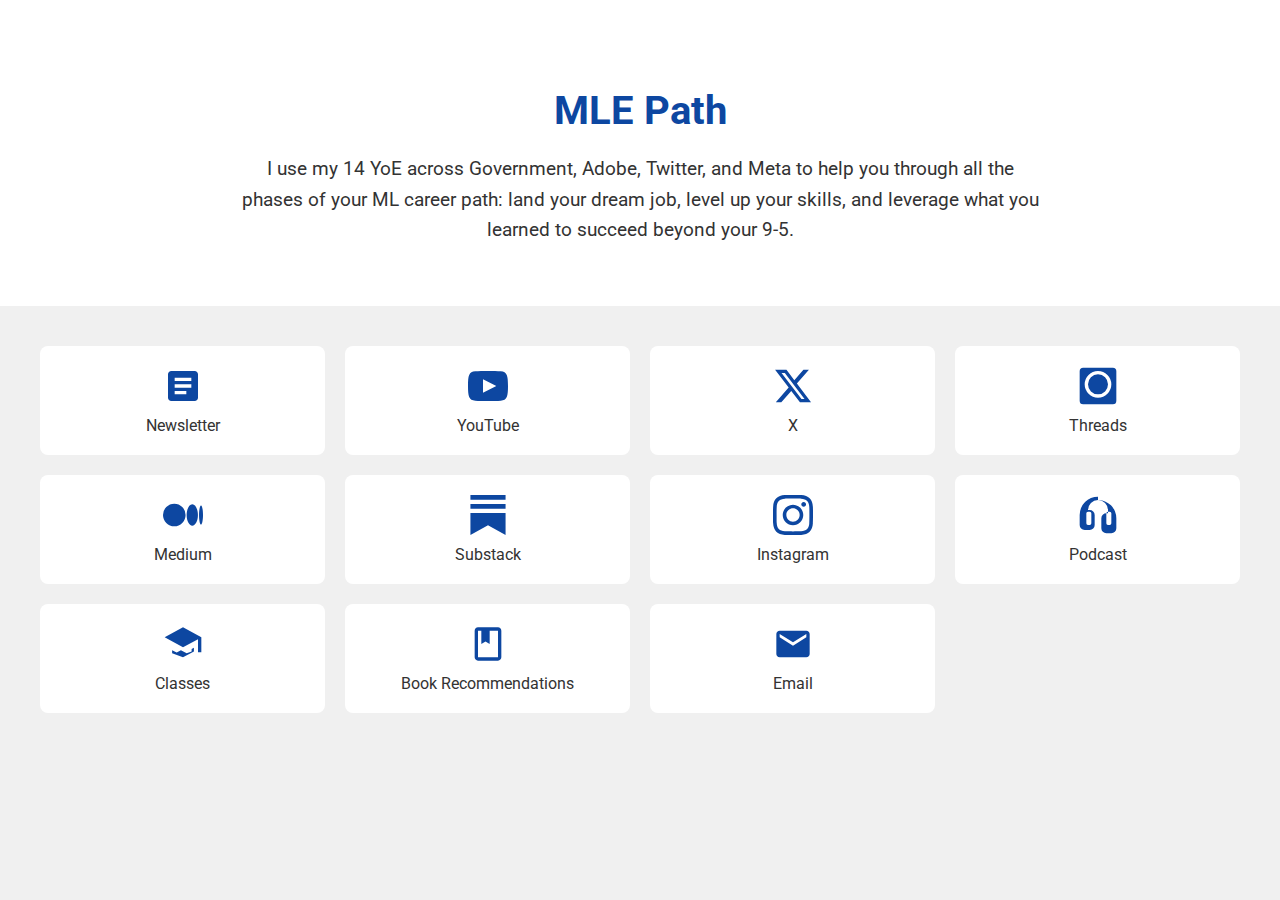
<file: index.html>
<!DOCTYPE html>
<html lang="en">
<head>
    <!-- Google tag (gtag.js) -->
<script async src="https://www.googletagmanager.com/gtag/js?id=G-VTZ3MRLYNJ"></script>
<script>
  window.dataLayer = window.dataLayer || [];
  function gtag(){dataLayer.push(arguments);}
  gtag('js', new Date());

  gtag('config', 'G-VTZ3MRLYNJ');
</script>
    <meta charset="UTF-8">
    <meta name="viewport" content="width=device-width, initial-scale=1.0">
    <link rel="apple-touch-icon" sizes="180x180" href="/apple-touch-icon.png">
    <link rel="icon" type="image/png" sizes="32x32" href="/favicon-32x32.png">
    <link rel="icon" type="image/png" sizes="16x16" href="/favicon-16x16.png">
    <link rel="manifest" href="/site.webmanifest">
    <title>MLE Path - Links</title>
    <link href="https://fonts.googleapis.com/css2?family=Roboto:wght@300;400;700&family=Playfair+Display:ital@1&display=swap" rel="stylesheet">
    <style>
        :root {
            --primary-color: #0d47a1;
            --secondary-color: #1565c0;
            --background-color: #f0f0f0;
            --text-color: #333;
        }
        body {
            font-family: 'Roboto', sans-serif;
            background-color: var(--background-color);
            margin: 0;
            padding: 0;
            box-sizing: border-box;
            color: var(--text-color);
        }
        .container {
            max-width: 1200px;
            margin: 0 auto;
            padding: 0 20px;
        }
        header {
            background-color: var(--primary-color);
            color: white;
            padding: 20px 0;
        }
        nav ul {
            list-style-type: none;
            padding: 0;
            display: flex;
            justify-content: flex-end;
        }
        nav ul li {
            margin-left: 20px;
        }
        nav ul li a {
            color: white;
            text-decoration: none;
        }
        .hero {
            background-color: white;
            padding: 60px 0;
            text-align: center;
        }
        h1 {
            color: var(--primary-color);
            font-size: 2.5rem;
            margin-bottom: 20px;
        }
        .hero p {
            font-size: 1.2rem;
            max-width: 800px;
            margin: 0 auto;
            line-height: 1.6;
        }
        .grid {
            display: grid;
            grid-template-columns: repeat(auto-fit, minmax(250px, 1fr));
            gap: 20px;
            padding: 40px 0;
        }
        .link {
            background-color: white;
            border-radius: 8px;
            padding: 20px;
            text-align: center;
            text-decoration: none;
            color: var(--text-color);
            transition: all 0.3s ease;
            display: flex;
            flex-direction: column;
            align-items: center;
            justify-content: center;
        }
        .link:hover {
            transform: translateY(-5px);
            box-shadow: 0 5px 15px rgba(0, 0, 0, 0.1);
        }
        .link svg {
            width: 40px;
            height: 40px;
            fill: var(--primary-color);
            margin-bottom: 10px;
        }
        footer {
            background-color: var(--primary-color);
            color: white;
            text-align: center;
            padding: 20px 0;
            margin-top: 40px;
        }
        @media (max-width: 768px) {
            .container {
                padding: 0 10px;
            }
            .hero {
                padding: 40px 0;
            }
            h1 {
                font-size: 2rem;
            }
            .hero p {
                font-size: 1rem;
            }
            .grid {
                grid-template-columns: repeat(auto-fit, minmax(200px, 1fr));
            }
        }
        @media (max-width: 480px) {
            nav ul {
                flex-direction: column;
                align-items: center;
            }
            nav ul li {
                margin: 10px 0;
            }
            .grid {
                grid-template-columns: 1fr;
            }
        }
    </style>
</head>
    <body>
    <section class="hero">
        <div class="container">
            <h1>MLE Path</h1>
            <p>I use my 14 YoE across Government, Adobe, Twitter, and Meta to help you through all the phases of your ML career path: land your dream job, level up your skills, and leverage what you learned to succeed beyond your 9-5.</p>
        </div>
    </section>

    <section id="links" class="container">
        <div class="grid">
            <a href="https://bigtechmentor.ck.page/3aafb1e2fd" class="link">
                <svg viewBox="0 0 24 24"><path d="M19 3H5c-1.1 0-2 .9-2 2v14c0 1.1.9 2 2 2h14c1.1 0 2-.9 2-2V5c0-1.1-.9-2-2-2zm-5 14H7v-2h7v2zm3-4H7v-2h10v2zm0-4H7V7h10v2z"/></svg>
                <span>Newsletter</span>
            </a>
            <a href="https://www.youtube.com/channel/UCRzZg46IpL2wjEAN8U4splg" class="link">
                <svg viewBox="0 0 24 24"><path d="M19.615 3.184c-3.604-.246-11.631-.245-15.23 0-3.897.266-4.356 2.62-4.385 8.816.029 6.185.484 8.549 4.385 8.816 3.6.245 11.626.246 15.23 0 3.897-.266 4.356-2.62 4.385-8.816-.029-6.185-.484-8.549-4.385-8.816zm-10.615 12.816v-8l8 3.993-8 4.007z"/></svg>
                <span>YouTube</span>
            </a>
                <a href="https://x.com/mlepath" class="link">
                    <svg viewBox="0 0 24 24"><path d="M18.244 2.25h3.308l-7.227 8.26 8.502 11.24H16.17l-5.214-6.817L4.99 21.75H1.68l7.73-8.835L1.254 2.25H8.08l4.713 6.231zm-1.161 17.52h1.833L7.084 4.126H5.117z"/></svg>
                    <span>X</span>
                </a>
                <a href="https://www.threads.net/@mlepath" class="link">
                    <svg viewBox="0 0 24 24"><path d="M20.9 1H3.1A2.1 2.1 0 0 0 1 3.1v17.8A2.1 2.1 0 0 0 3.1 23h17.8a2.1 2.1 0 0 0 2.1-2.1V3.1A2.1 2.1 0 0 0 20.9 1zM12 19a8 8 0 1 1 8-8 8 8 0 0 1-8 8zm0-14a6 6 0 1 0 6 6 6 6 0 0 0-6-6z"/></svg>
                    <span>Threads</span>
                </a>
                <a href="https://medium.com/@mlepath" class="link">
                    <svg viewBox="0 0 24 24"><path d="M13.54 12a6.8 6.8 0 01-6.77 6.82A6.8 6.8 0 010 12a6.8 6.8 0 016.77-6.82A6.8 6.8 0 0113.54 12zM20.96 12c0 3.54-1.51 6.42-3.38 6.42-1.87 0-3.39-2.88-3.39-6.42s1.52-6.42 3.39-6.42 3.38 2.88 3.38 6.42M24 12c0 3.17-.53 5.75-1.19 5.75-.66 0-1.19-2.58-1.19-5.75s.53-5.75 1.19-5.75C23.47 6.25 24 8.83 24 12z"/></svg>
                    <span>Medium</span>
                </a>
                <a href="https://substack.com/@mlepath" class="link">
                    <svg viewBox="0 0 24 24"><path d="M22.539 8.242H1.46V5.406h21.08v2.836zM1.46 10.812V24L12 18.11 22.54 24V10.812H1.46zM22.54 0H1.46v2.836h21.08V0z"/></svg>
                    <span>Substack</span>
                </a>
            <a href="https://www.instagram.com/mlepath/" class="link">
                <svg viewBox="0 0 24 24"><path d="M12 2.163c3.204 0 3.584.012 4.85.07 3.252.148 4.771 1.691 4.919 4.919.058 1.265.069 1.645.069 4.849 0 3.205-.012 3.584-.069 4.849-.149 3.225-1.664 4.771-4.919 4.919-1.266.058-1.644.07-4.85.07-3.204 0-3.584-.012-4.849-.07-3.26-.149-4.771-1.699-4.919-4.92-.058-1.265-.07-1.644-.07-4.849 0-3.204.013-3.583.07-4.849.149-3.227 1.664-4.771 4.919-4.919 1.266-.057 1.645-.069 4.849-.069zm0-2.163c-3.259 0-3.667.014-4.947.072-4.358.2-6.78 2.618-6.98 6.98-.059 1.281-.073 1.689-.073 4.948 0 3.259.014 3.668.072 4.948.2 4.358 2.618 6.78 6.98 6.98 1.281.058 1.689.072 4.948.072 3.259 0 3.668-.014 4.948-.072 4.354-.2 6.782-2.618 6.979-6.98.059-1.28.073-1.689.073-4.948 0-3.259-.014-3.667-.072-4.947-.196-4.354-2.617-6.78-6.979-6.98-1.281-.059-1.69-.073-4.949-.073zm0 5.838c-3.403 0-6.162 2.759-6.162 6.162s2.759 6.163 6.162 6.163 6.162-2.759 6.162-6.163c0-3.403-2.759-6.162-6.162-6.162zm0 10.162c-2.209 0-4-1.79-4-4 0-2.209 1.791-4 4-4s4 1.791 4 4c0 2.21-1.791 4-4 4zm6.406-11.845c-.796 0-1.441.645-1.441 1.44s.645 1.44 1.441 1.44c.795 0 1.439-.645 1.439-1.44s-.644-1.44-1.439-1.44z"/></svg>
                <span>Instagram</span>
            </a>
            <a href="https://mlepath.buzzsprout.com/" class="link">
                <svg viewBox="0 0 24 24"><path d="M12 1a11 11 0 0 0-11 11v6a3 3 0 0 0 3 3h3a3 3 0 0 0 3-3v-6a3 3 0 0 0-3-3H6V9a6 6 0 1 1 12 0v2h-1a3 3 0 0 0-3 3v6a3 3 0 0 0 3 3h3a3 3 0 0 0 3-3v-6a11 11 0 0 0-11-11zM6 10h1a1 1 0 0 1 1 1v6a1 1 0 0 1-1 1H6a1 1 0 0 1-1-1v-6a1 1 0 0 1 1-1zm12 0h1a1 1 0 0 1 1 1v6a1 1 0 0 1-1 1h-1a1 1 0 0 1-1-1v-6a1 1 0 0 1 1-1z"/></svg>
                <span>Podcast</span>
            </a>
            <a href="https://bigtechmentor.com/" class="link">
                <svg viewBox="0 0 24 24"><path d="M12 2L1 8l11 6 9-4.91V17h2V8L12 2zm5.17 14.51l-2.98 1.1-3.43-1.82-2.54 1.35-2.76-1.46v1.81L12 20l6.55-3.49v-2.21l-1.38.73z"/></svg>
                <span>Classes</span>
            </a>
            <a href="https://mlepath.com/books.html" class="link">
                <svg viewBox="0 0 24 24" fill="currentColor"><path d="M18 2H6c-1.1 0-2 .9-2 2v16c0 1.1.9 2 2 2h12c1.1 0 2-.9 2-2V4c0-1.1-.9-2-2-2zm0 18H6V4h2v8l2.5-1.5L13 12V4h5v16z"/></svg>
                <span>Book Recommendations</span>
            </a>
            <a href="mailto:ilya@bigtechmentor.com" class="link">
                <svg viewBox="0 0 24 24"><path d="M20 4H4c-1.1 0-1.99.9-1.99 2L2 18c0 1.1.9 2 2 2h16c1.1 0 2-.9 2-2V6c0-1.1-.9-2-2-2zm0 4l-8 5-8-5V6l8 5 8-5v2z"/></svg>
                <span>Email</span>
            </a>
        </div>
    </div>
</body>
</html>
</file>
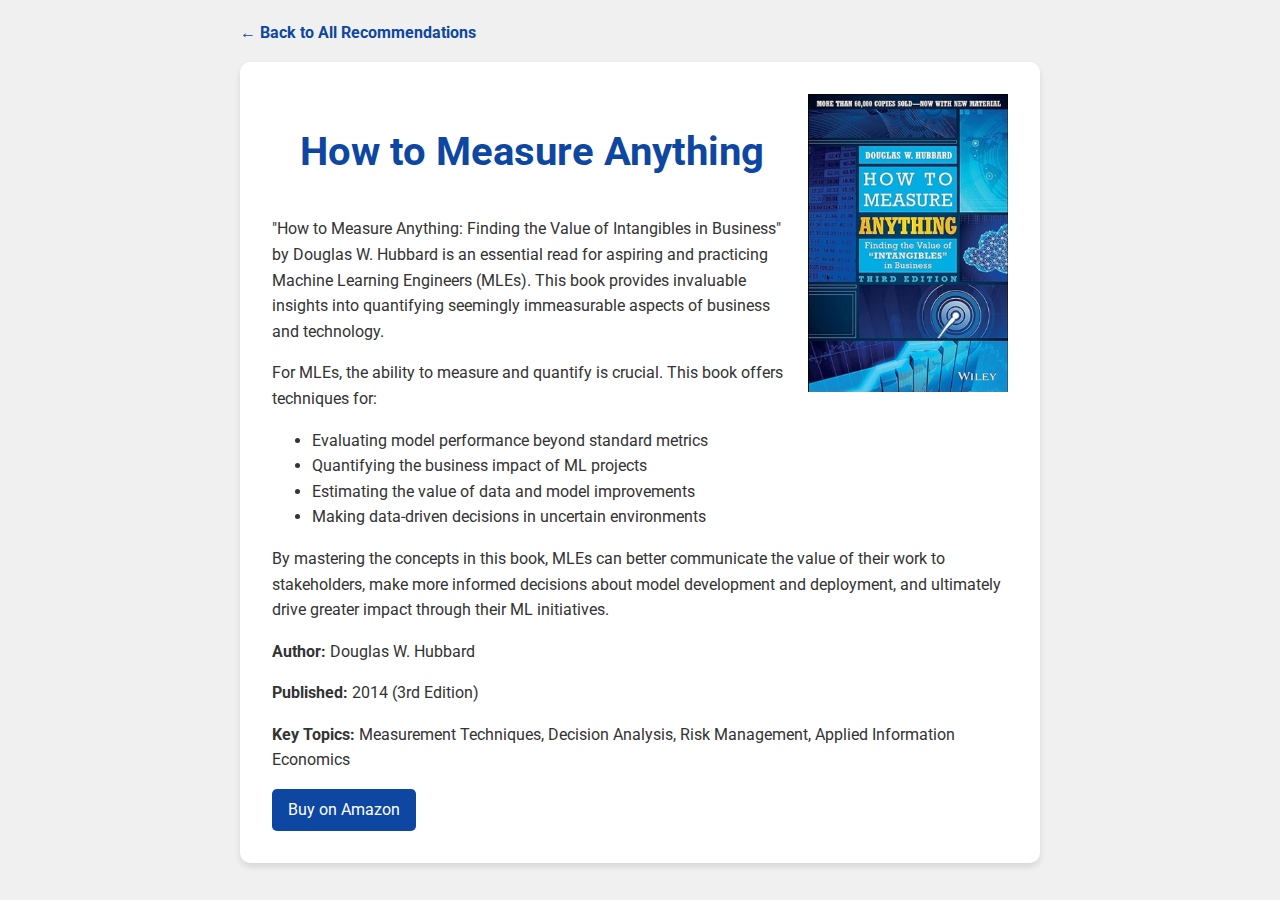
<file: book1.html>
<!DOCTYPE html>
<html lang="en">
<head>
    <!-- Google tag (gtag.js) -->
<script async src="https://www.googletagmanager.com/gtag/js?id=G-VTZ3MRLYNJ"></script>
<script>
  window.dataLayer = window.dataLayer || [];
  function gtag(){dataLayer.push(arguments);}
  gtag('js', new Date());

  gtag('config', 'G-VTZ3MRLYNJ');
</script>
    <meta charset="UTF-8">
    <meta name="viewport" content="width=device-width, initial-scale=1.0">
    <!-- Favicon links -->
    <link rel="apple-touch-icon" sizes="180x180" href="/apple-touch-icon.png">
    <link rel="icon" type="image/png" sizes="32x32" href="/favicon-32x32.png">
    <link rel="icon" type="image/png" sizes="16x16" href="/favicon-16x16.png">
    <link rel="manifest" href="/site.webmanifest">
    <title>How to Measure Anything - MLE Path Recommendation</title>
    <link href="https://fonts.googleapis.com/css2?family=Roboto:wght@300;400;700&family=Playfair+Display:ital@1&display=swap" rel="stylesheet">
    <style>
        :root {
            --primary-color: #0d47a1;
            --secondary-color: #1565c0;
            --background-color: #f0f0f0;
            --text-color: #333;
        }
        body {
            font-family: 'Roboto', sans-serif;
            background-color: var(--background-color);
            color: var(--text-color);
            line-height: 1.6;
            padding: 20px;
            max-width: 800px;
            margin: 0 auto;
        }
        h1 {
            color: var(--primary-color);
            text-align: center;
            font-size: 2.5rem;
            margin-bottom: 2rem;
        }
        .book-details {
            background-color: white;
            border-radius: 10px;
            padding: 2rem;
            box-shadow: 0 4px 6px rgba(0, 0, 0, 0.1);
        }
        .book-image {
            float: right;
            margin: 0 0 1rem 1rem;
            max-width: 200px;
        }
        .book-description {
            margin-bottom: 1rem;
        }
        .amazon-link {
            display: inline-block;
            background-color: var(--primary-color);
            color: white;
            padding: 0.5rem 1rem;
            text-decoration: none;
            border-radius: 5px;
            transition: background-color 0.3s ease;
        }
        .amazon-link:hover {
            background-color: var(--secondary-color);
        }
        .back-button {
            display: inline-block;
            color: var(--primary-color);
            text-decoration: none;
            margin-bottom: 1rem;
            font-weight: bold;
        }
        .back-button:hover {
            text-decoration: underline;
        }
    </style>
</head>
<body>
    <a href="books.html" class="back-button">← Back to All Recommendations</a>
    <div class="book-details">
        <img src="book1.png" alt="How to Measure Anything Cover" class="book-image">
        <h1>How to Measure Anything</h1>
        <p class="book-description">
            "How to Measure Anything: Finding the Value of Intangibles in Business" by Douglas W. Hubbard is an essential read for aspiring and practicing Machine Learning Engineers (MLEs). This book provides invaluable insights into quantifying seemingly immeasurable aspects of business and technology.
        </p>
        <p class="book-description">
            For MLEs, the ability to measure and quantify is crucial. This book offers techniques for:
            <ul>
                <li>Evaluating model performance beyond standard metrics</li>
                <li>Quantifying the business impact of ML projects</li>
                <li>Estimating the value of data and model improvements</li>
                <li>Making data-driven decisions in uncertain environments</li>
            </ul>
        </p>
        <p class="book-description">
            By mastering the concepts in this book, MLEs can better communicate the value of their work to stakeholders, make more informed decisions about model development and deployment, and ultimately drive greater impact through their ML initiatives.
        </p>
        <p><strong>Author:</strong> Douglas W. Hubbard</p>
        <p><strong>Published:</strong> 2014 (3rd Edition)</p>
        <p><strong>Key Topics:</strong> Measurement Techniques, Decision Analysis, Risk Management, Applied Information Economics</p>
        <a href="https://amzn.to/3MqiwPW" class="amazon-link" target="_blank">Buy on Amazon</a>
    </div>
</body>
</html>
</file>
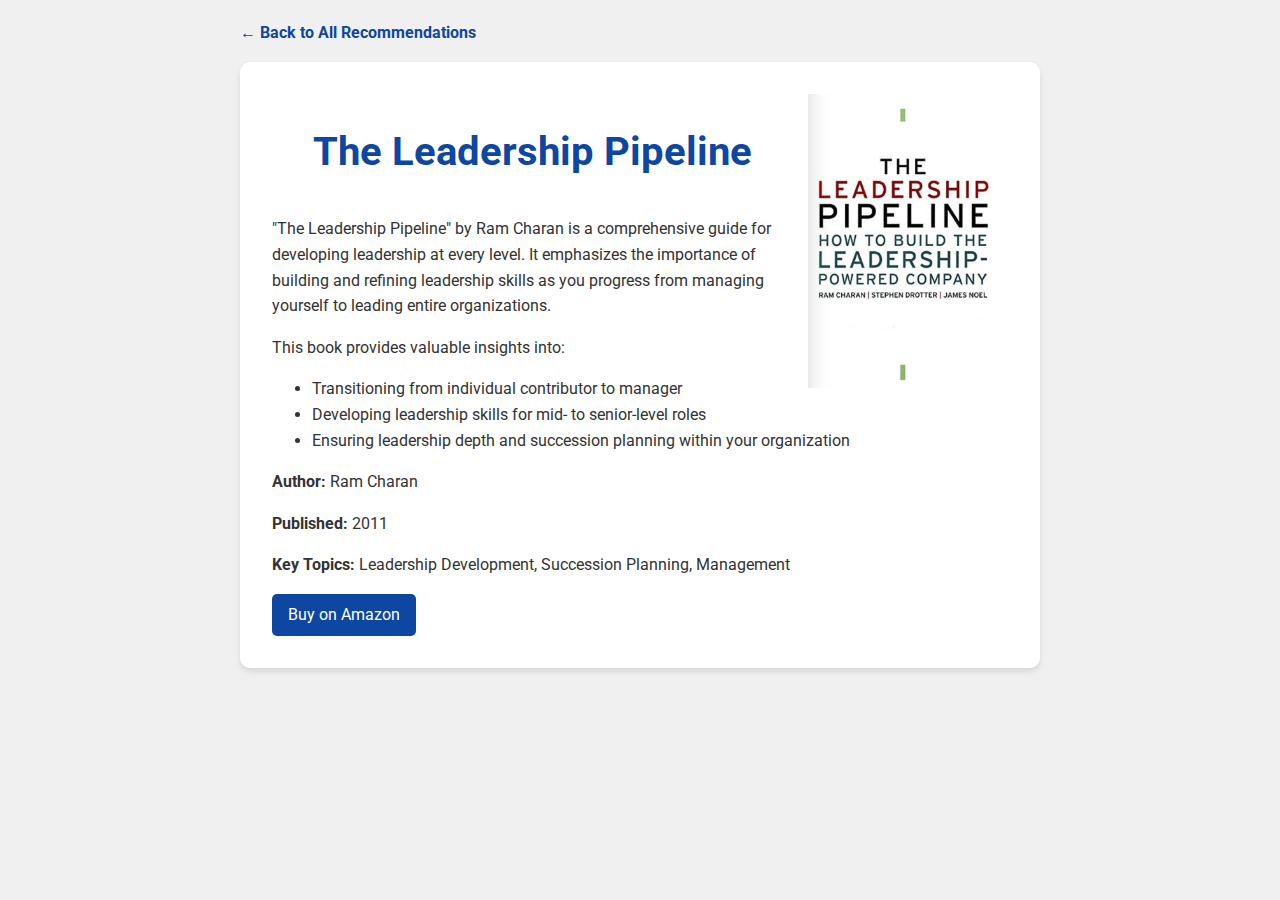
<file: book10.html>
<!DOCTYPE html>
<html lang="en">
<head>
    <meta charset="UTF-8">
    <meta name="viewport" content="width=device-width, initial-scale=1.0">
    <title>The Leadership Pipeline - MLE Path Recommendation</title>
    <link href="https://fonts.googleapis.com/css2?family=Roboto:wght@300;400;700&family=Playfair+Display:ital@1&display=swap" rel="stylesheet">
    <style>
      :root {
            --primary-color: #0d47a1;
            --secondary-color: #1565c0;
            --background-color: #f0f0f0;
            --text-color: #333;
        }
        body {
            font-family: 'Roboto', sans-serif;
            background-color: var(--background-color);
            color: var(--text-color);
            line-height: 1.6;
            padding: 20px;
            max-width: 800px;
            margin: 0 auto;
        }
        h1 {
            color: var(--primary-color);
            text-align: center;
            font-size: 2.5rem;
            margin-bottom: 2rem;
        }
        .book-details {
            background-color: white;
            border-radius: 10px;
            padding: 2rem;
            box-shadow: 0 4px 6px rgba(0, 0, 0, 0.1);
        }
        .book-image {
            float: right;
            margin: 0 0 1rem 1rem;
            max-width: 200px;
        }
        .book-description {
            margin-bottom: 1rem;
        }
        .amazon-link {
            display: inline-block;
            background-color: var(--primary-color);
            color: white;
            padding: 0.5rem 1rem;
            text-decoration: none;
            border-radius: 5px;
            transition: background-color 0.3s ease;
        }
        .amazon-link:hover {
            background-color: var(--secondary-color);
        }
        .back-button {
            display: inline-block;
            color: var(--primary-color);
            text-decoration: none;
            margin-bottom: 1rem;
            font-weight: bold;
        }
        .back-button:hover {
            text-decoration: underline;
        }
    </style>
</head>
<body>
    <a href="books.html" class="back-button">← Back to All Recommendations</a>
    <div class="book-details">
        <img src="book10.png" alt="The Leadership Pipeline Cover" class="book-image">
        <h1>The Leadership Pipeline</h1>
        <p class="book-description">
            "The Leadership Pipeline" by Ram Charan is a comprehensive guide for developing leadership at every level. It emphasizes the importance of building and refining leadership skills as you progress from managing yourself to leading entire organizations.
        </p>
        <p class="book-description">
            This book provides valuable insights into:
            <ul>
                <li>Transitioning from individual contributor to manager</li>
                <li>Developing leadership skills for mid- to senior-level roles</li>
                <li>Ensuring leadership depth and succession planning within your organization</li>
            </ul>
        </p>
        <p><strong>Author:</strong> Ram Charan</p>
        <p><strong>Published:</strong> 2011</p>
        <p><strong>Key Topics:</strong> Leadership Development, Succession Planning, Management</p>
        <a href="https://amzn.to/4gjluTR" class="amazon-link" target="_blank">Buy on Amazon</a>
    </div>
</body>
</html>
</file>
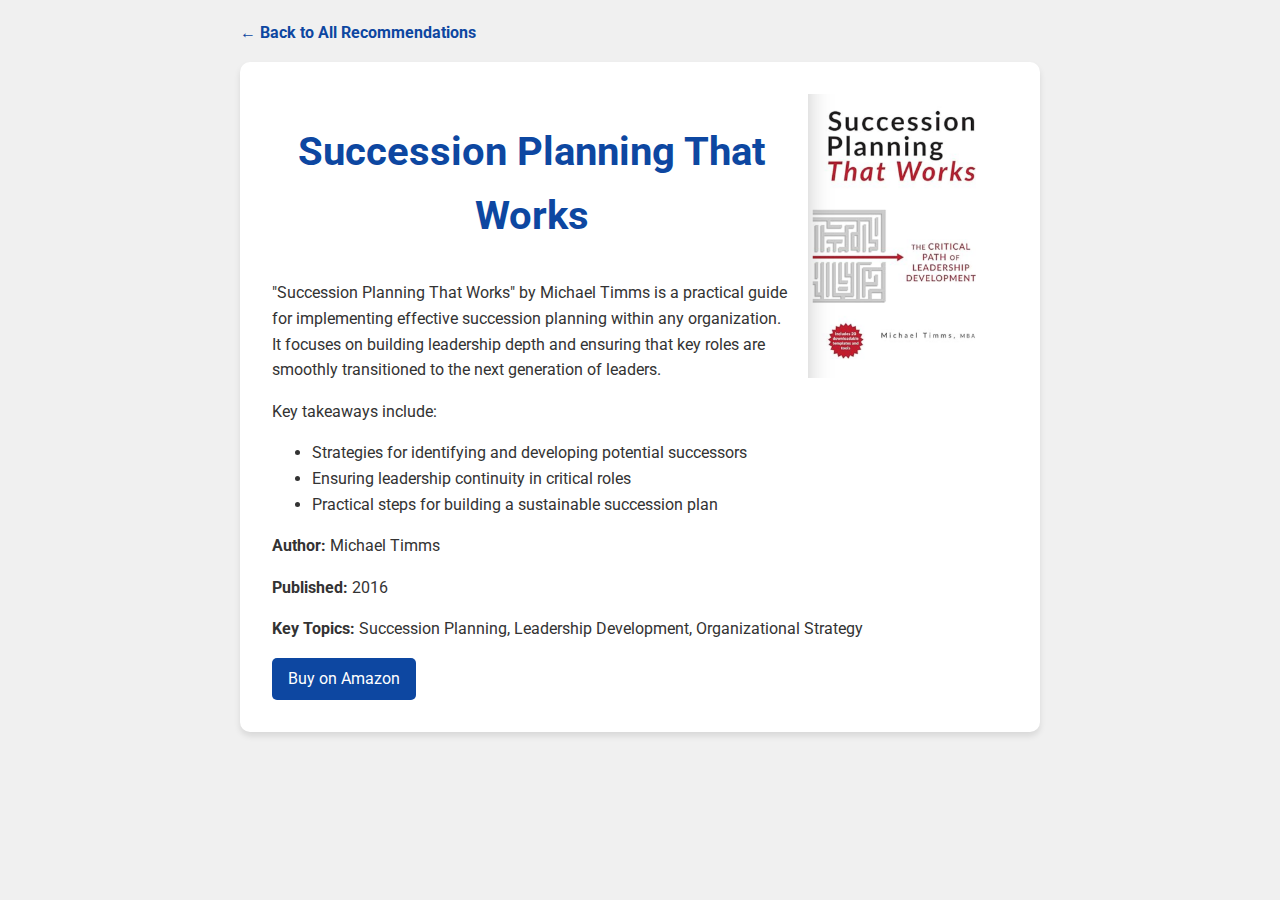
<file: book11.html>
<!DOCTYPE html>
<html lang="en">
<head>
    <meta charset="UTF-8">
    <meta name="viewport" content="width=device-width, initial-scale=1.0">
    <title>Succession Planning That Works - MLE Path Recommendation</title>
    <link href="https://fonts.googleapis.com/css2?family=Roboto:wght@300;400;700&family=Playfair+Display:ital@1&display=swap" rel="stylesheet">
    <style>
         :root {
            --primary-color: #0d47a1;
            --secondary-color: #1565c0;
            --background-color: #f0f0f0;
            --text-color: #333;
        }
        body {
            font-family: 'Roboto', sans-serif;
            background-color: var(--background-color);
            color: var(--text-color);
            line-height: 1.6;
            padding: 20px;
            max-width: 800px;
            margin: 0 auto;
        }
        h1 {
            color: var(--primary-color);
            text-align: center;
            font-size: 2.5rem;
            margin-bottom: 2rem;
        }
        .book-details {
            background-color: white;
            border-radius: 10px;
            padding: 2rem;
            box-shadow: 0 4px 6px rgba(0, 0, 0, 0.1);
        }
        .book-image {
            float: right;
            margin: 0 0 1rem 1rem;
            max-width: 200px;
        }
        .book-description {
            margin-bottom: 1rem;
        }
        .amazon-link {
            display: inline-block;
            background-color: var(--primary-color);
            color: white;
            padding: 0.5rem 1rem;
            text-decoration: none;
            border-radius: 5px;
            transition: background-color 0.3s ease;
        }
        .amazon-link:hover {
            background-color: var(--secondary-color);
        }
        .back-button {
            display: inline-block;
            color: var(--primary-color);
            text-decoration: none;
            margin-bottom: 1rem;
            font-weight: bold;
        }
        .back-button:hover {
            text-decoration: underline;
        }
    </style>
</head>
<body>
    <a href="books.html" class="back-button">← Back to All Recommendations</a>
    <div class="book-details">
        <img src="book11.png" alt="Succession Planning That Works Cover" class="book-image">
        <h1>Succession Planning That Works</h1>
        <p class="book-description">
            "Succession Planning That Works" by Michael Timms is a practical guide for implementing effective succession planning within any organization. It focuses on building leadership depth and ensuring that key roles are smoothly transitioned to the next generation of leaders.
        </p>
        <p class="book-description">
            Key takeaways include:
            <ul>
                <li>Strategies for identifying and developing potential successors</li>
                <li>Ensuring leadership continuity in critical roles</li>
                <li>Practical steps for building a sustainable succession plan</li>
            </ul>
        </p>
        <p><strong>Author:</strong> Michael Timms</p>
        <p><strong>Published:</strong> 2016</p>
        <p><strong>Key Topics:</strong> Succession Planning, Leadership Development, Organizational Strategy</p>
        <a href="https://amzn.to/3B7M8yP" class="amazon-link" target="_blank">Buy on Amazon</a>
    </div>
</body>
</html>
</file>
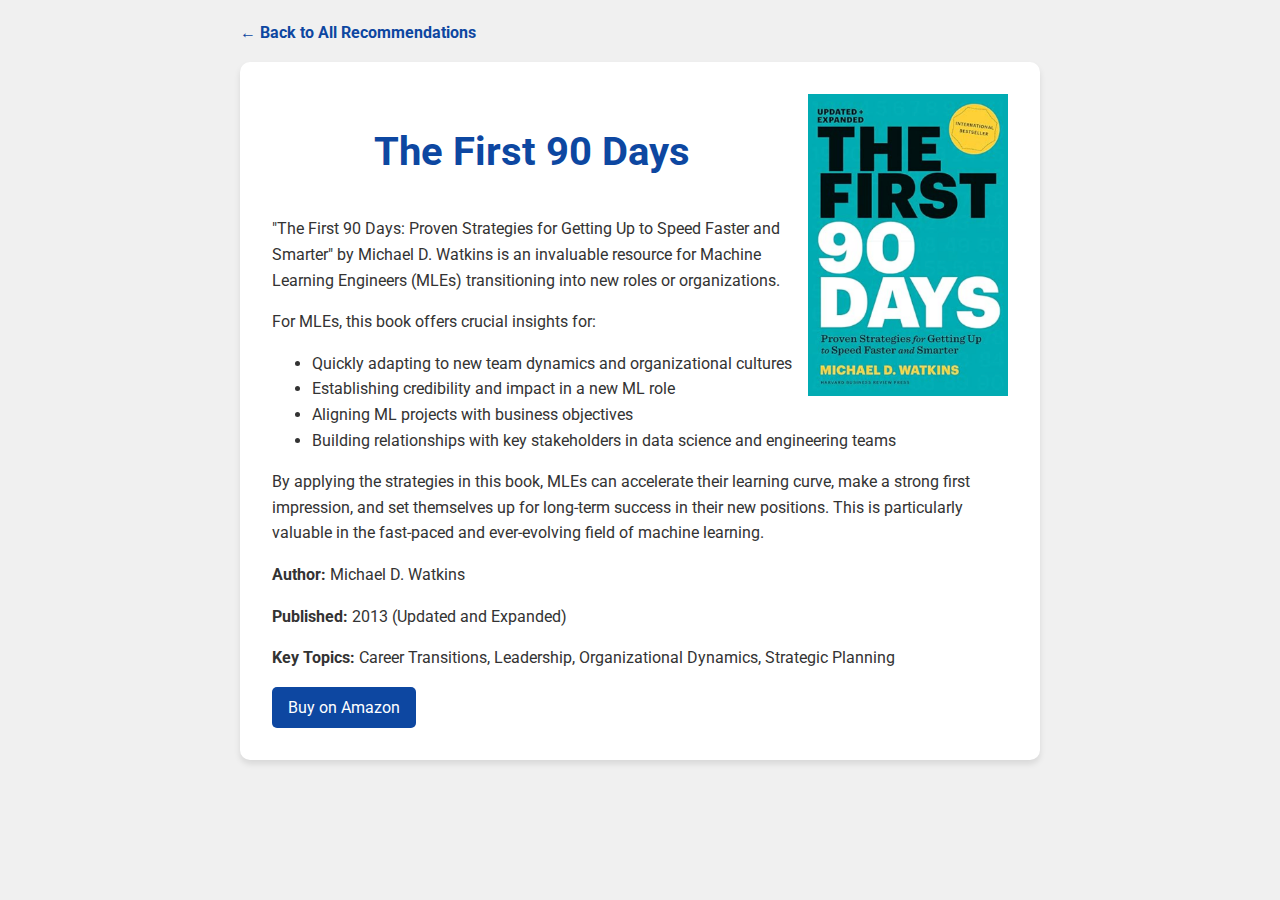
<file: book2.html>
<!DOCTYPE html>
<html lang="en">
<head>
    <!-- Google tag (gtag.js) -->
<script async src="https://www.googletagmanager.com/gtag/js?id=G-VTZ3MRLYNJ"></script>
<script>
  window.dataLayer = window.dataLayer || [];
  function gtag(){dataLayer.push(arguments);}
  gtag('js', new Date());

  gtag('config', 'G-VTZ3MRLYNJ');
</script>
    <meta charset="UTF-8">
    <meta name="viewport" content="width=device-width, initial-scale=1.0">
    <!-- Favicon links -->
    <link rel="apple-touch-icon" sizes="180x180" href="/apple-touch-icon.png">
    <link rel="icon" type="image/png" sizes="32x32" href="/favicon-32x32.png">
    <link rel="icon" type="image/png" sizes="16x16" href="/favicon-16x16.png">
    <link rel="manifest" href="/site.webmanifest">
    <title>The First 90 Days - MLE Path Recommendation</title>
    <link href="https://fonts.googleapis.com/css2?family=Roboto:wght@300;400;700&family=Playfair+Display:ital@1&display=swap" rel="stylesheet">
    <style>
        :root {
            --primary-color: #0d47a1;
            --secondary-color: #1565c0;
            --background-color: #f0f0f0;
            --text-color: #333;
        }
        body {
            font-family: 'Roboto', sans-serif;
            background-color: var(--background-color);
            color: var(--text-color);
            line-height: 1.6;
            padding: 20px;
            max-width: 800px;
            margin: 0 auto;
        }
        h1 {
            color: var(--primary-color);
            text-align: center;
            font-size: 2.5rem;
            margin-bottom: 2rem;
        }
        .book-details {
            background-color: white;
            border-radius: 10px;
            padding: 2rem;
            box-shadow: 0 4px 6px rgba(0, 0, 0, 0.1);
        }
        .book-image {
            float: right;
            margin: 0 0 1rem 1rem;
            max-width: 200px;
        }
        .book-description {
            margin-bottom: 1rem;
        }
        .amazon-link {
            display: inline-block;
            background-color: var(--primary-color);
            color: white;
            padding: 0.5rem 1rem;
            text-decoration: none;
            border-radius: 5px;
            transition: background-color 0.3s ease;
        }
        .amazon-link:hover {
            background-color: var(--secondary-color);
        }
        .back-button {
            display: inline-block;
            color: var(--primary-color);
            text-decoration: none;
            margin-bottom: 1rem;
            font-weight: bold;
        }
        .back-button:hover {
            text-decoration: underline;
        }
    </style>
</head>
<body>
    <a href="books.html" class="back-button">← Back to All Recommendations</a>
    <div class="book-details">
        <img src="book2.png" alt="The First 90 Days Cover" class="book-image">
        <h1>The First 90 Days</h1>
        <p class="book-description">
            "The First 90 Days: Proven Strategies for Getting Up to Speed Faster and Smarter" by Michael D. Watkins is an invaluable resource for Machine Learning Engineers (MLEs) transitioning into new roles or organizations.
        </p>
        <p class="book-description">
            For MLEs, this book offers crucial insights for:
            <ul>
                <li>Quickly adapting to new team dynamics and organizational cultures</li>
                <li>Establishing credibility and impact in a new ML role</li>
                <li>Aligning ML projects with business objectives</li>
                <li>Building relationships with key stakeholders in data science and engineering teams</li>
            </ul>
        </p>
        <p class="book-description">
            By applying the strategies in this book, MLEs can accelerate their learning curve, make a strong first impression, and set themselves up for long-term success in their new positions. This is particularly valuable in the fast-paced and ever-evolving field of machine learning.
        </p>
        <p><strong>Author:</strong> Michael D. Watkins</p>
        <p><strong>Published:</strong> 2013 (Updated and Expanded)</p>
        <p><strong>Key Topics:</strong> Career Transitions, Leadership, Organizational Dynamics, Strategic Planning</p>
        <a href="https://amzn.to/3MoHM9a" class="amazon-link" target="_blank">Buy on Amazon</a>
    </div>
</body>
</html>
</file>
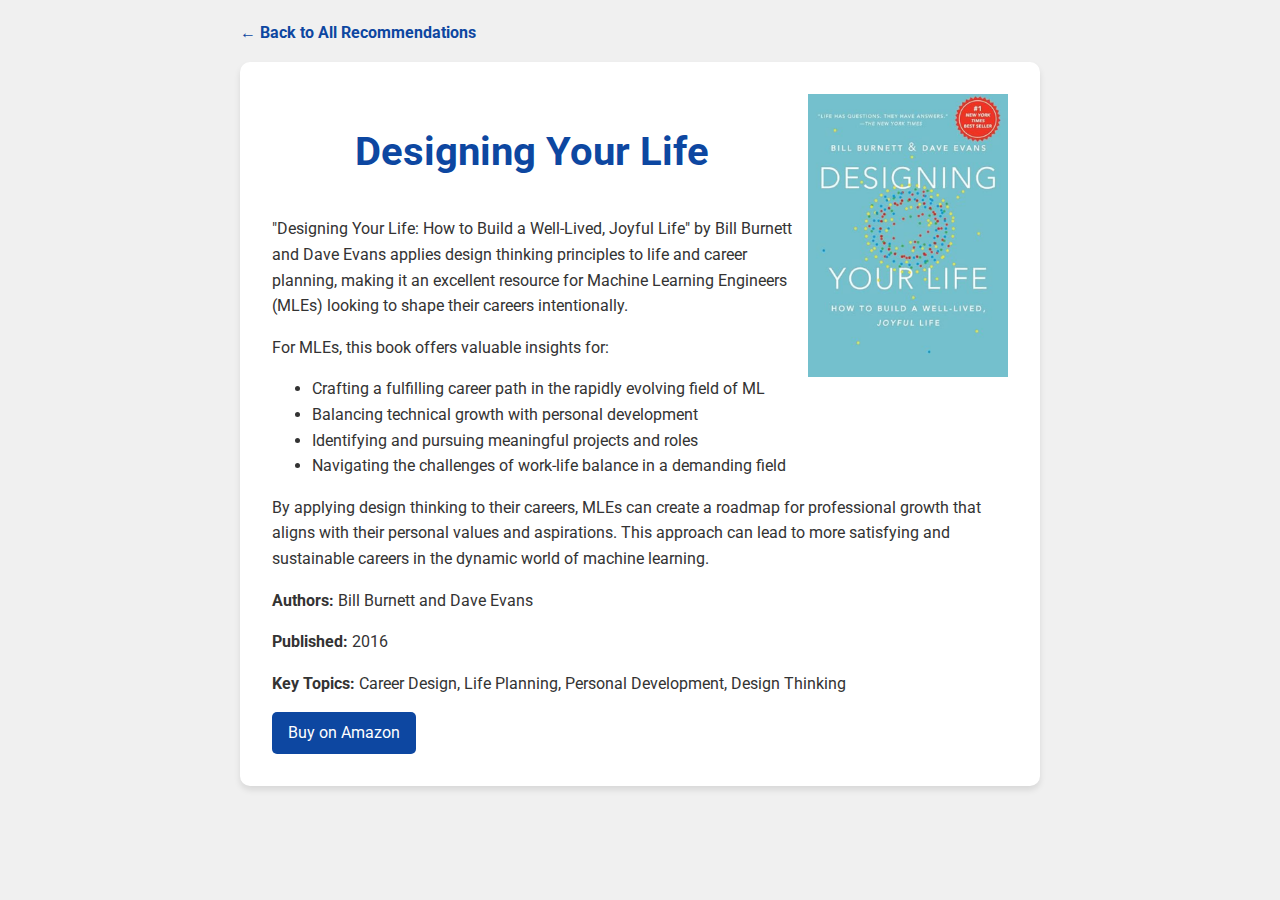
<file: book3.html>
<!DOCTYPE html>
<html lang="en">
<head>
    <meta charset="UTF-8">
    <meta name="viewport" content="width=device-width, initial-scale=1.0">
    <!-- Favicon links -->
    <link rel="apple-touch-icon" sizes="180x180" href="/apple-touch-icon.png">
    <link rel="icon" type="image/png" sizes="32x32" href="/favicon-32x32.png">
    <link rel="icon" type="image/png" sizes="16x16" href="/favicon-16x16.png">
    <link rel="manifest" href="/site.webmanifest">
    <title>Designing Your Life - MLE Path Recommendation</title>
    <link href="https://fonts.googleapis.com/css2?family=Roboto:wght@300;400;700&family=Playfair+Display:ital@1&display=swap" rel="stylesheet">
    <style>
        :root {
            --primary-color: #0d47a1;
            --secondary-color: #1565c0;
            --background-color: #f0f0f0;
            --text-color: #333;
        }
        body {
            font-family: 'Roboto', sans-serif;
            background-color: var(--background-color);
            color: var(--text-color);
            line-height: 1.6;
            padding: 20px;
            max-width: 800px;
            margin: 0 auto;
        }
        h1 {
            color: var(--primary-color);
            text-align: center;
            font-size: 2.5rem;
            margin-bottom: 2rem;
        }
        .book-details {
            background-color: white;
            border-radius: 10px;
            padding: 2rem;
            box-shadow: 0 4px 6px rgba(0, 0, 0, 0.1);
        }
        .book-image {
            float: right;
            margin: 0 0 1rem 1rem;
            max-width: 200px;
        }
        .book-description {
            margin-bottom: 1rem;
        }
        .amazon-link {
            display: inline-block;
            background-color: var(--primary-color);
            color: white;
            padding: 0.5rem 1rem;
            text-decoration: none;
            border-radius: 5px;
            transition: background-color 0.3s ease;
        }
        .amazon-link:hover {
            background-color: var(--secondary-color);
        }
        .back-button {
            display: inline-block;
            color: var(--primary-color);
            text-decoration: none;
            margin-bottom: 1rem;
            font-weight: bold;
        }
        .back-button:hover {
            text-decoration: underline;
        }
    </style>
</head>
<body>
    <a href="books.html" class="back-button">← Back to All Recommendations</a>
    <div class="book-details">
        <img src="book3.png" alt="Designing Your Life Cover" class="book-image">
        <h1>Designing Your Life</h1>
        <p class="book-description">
            "Designing Your Life: How to Build a Well-Lived, Joyful Life" by Bill Burnett and Dave Evans applies design thinking principles to life and career planning, making it an excellent resource for Machine Learning Engineers (MLEs) looking to shape their careers intentionally.
        </p>
        <p class="book-description">
            For MLEs, this book offers valuable insights for:
            <ul>
                <li>Crafting a fulfilling career path in the rapidly evolving field of ML</li>
                <li>Balancing technical growth with personal development</li>
                <li>Identifying and pursuing meaningful projects and roles</li>
                <li>Navigating the challenges of work-life balance in a demanding field</li>
            </ul>
        </p>
        <p class="book-description">
            By applying design thinking to their careers, MLEs can create a roadmap for professional growth that aligns with their personal values and aspirations. This approach can lead to more satisfying and sustainable careers in the dynamic world of machine learning.
        </p>
        <p><strong>Authors:</strong> Bill Burnett and Dave Evans</p>
        <p><strong>Published:</strong> 2016</p>
        <p><strong>Key Topics:</strong> Career Design, Life Planning, Personal Development, Design Thinking</p>
        <a href="https://amzn.to/3T4op8Y" class="amazon-link" target="_blank">Buy on Amazon</a>
    </div>
</body>
</html>
</file>
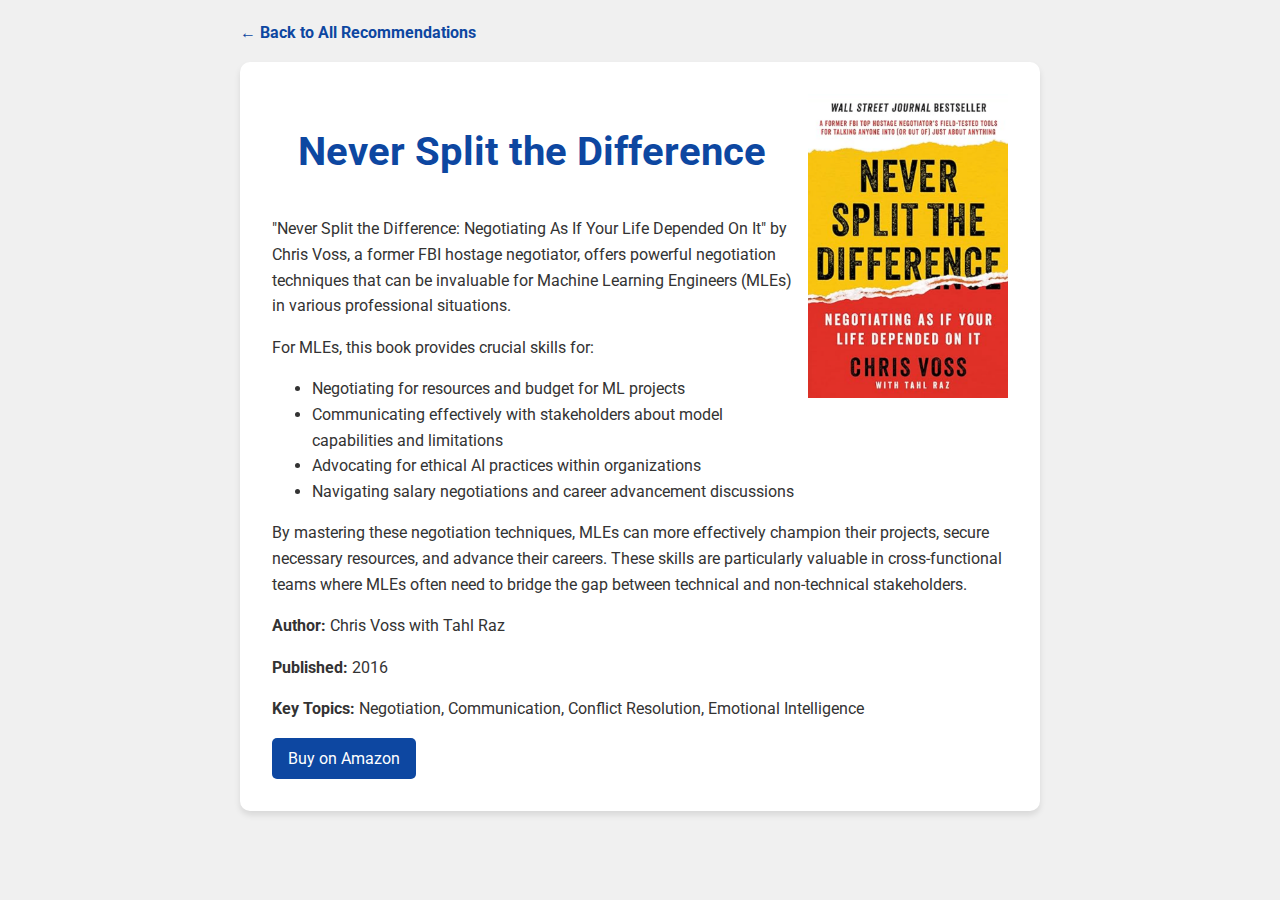
<file: book4.html>
<!DOCTYPE html>
<html lang="en">
<head>
    <!-- Google tag (gtag.js) -->
<script async src="https://www.googletagmanager.com/gtag/js?id=G-VTZ3MRLYNJ"></script>
<script>
  window.dataLayer = window.dataLayer || [];
  function gtag(){dataLayer.push(arguments);}
  gtag('js', new Date());

  gtag('config', 'G-VTZ3MRLYNJ');
</script>
    <meta charset="UTF-8">
    <meta name="viewport" content="width=device-width, initial-scale=1.0">
    <!-- Favicon links -->
    <link rel="apple-touch-icon" sizes="180x180" href="/apple-touch-icon.png">
    <link rel="icon" type="image/png" sizes="32x32" href="/favicon-32x32.png">
    <link rel="icon" type="image/png" sizes="16x16" href="/favicon-16x16.png">
    <link rel="manifest" href="/site.webmanifest">
    <title>Never Split the Difference - MLE Path Recommendation</title>
    <link href="https://fonts.googleapis.com/css2?family=Roboto:wght@300;400;700&family=Playfair+Display:ital@1&display=swap" rel="stylesheet">
    <style>
        :root {
            --primary-color: #0d47a1;
            --secondary-color: #1565c0;
            --background-color: #f0f0f0;
            --text-color: #333;
        }
        body {
            font-family: 'Roboto', sans-serif;
            background-color: var(--background-color);
            color: var(--text-color);
            line-height: 1.6;
            padding: 20px;
            max-width: 800px;
            margin: 0 auto;
        }
        h1 {
            color: var(--primary-color);
            text-align: center;
            font-size: 2.5rem;
            margin-bottom: 2rem;
        }
        .book-details {
            background-color: white;
            border-radius: 10px;
            padding: 2rem;
            box-shadow: 0 4px 6px rgba(0, 0, 0, 0.1);
        }
        .book-image {
            float: right;
            margin: 0 0 1rem 1rem;
            max-width: 200px;
        }
        .book-description {
            margin-bottom: 1rem;
        }
        .amazon-link {
            display: inline-block;
            background-color: var(--primary-color);
            color: white;
            padding: 0.5rem 1rem;
            text-decoration: none;
            border-radius: 5px;
            transition: background-color 0.3s ease;
        }
        .amazon-link:hover {
            background-color: var(--secondary-color);
        }
        .back-button {
            display: inline-block;
            color: var(--primary-color);
            text-decoration: none;
            margin-bottom: 1rem;
            font-weight: bold;
        }
        .back-button:hover {
            text-decoration: underline;
        }
    </style>
</head>
<body>
    <a href="books.html" class="back-button">← Back to All Recommendations</a>
    <div class="book-details">
        <img src="book4.png" alt="Never Split the Difference Cover" class="book-image">
        <h1>Never Split the Difference</h1>
        <p class="book-description">
            "Never Split the Difference: Negotiating As If Your Life Depended On It" by Chris Voss, a former FBI hostage negotiator, offers powerful negotiation techniques that can be invaluable for Machine Learning Engineers (MLEs) in various professional situations.
        </p>
        <p class="book-description">
            For MLEs, this book provides crucial skills for:
            <ul>
                <li>Negotiating for resources and budget for ML projects</li>
                <li>Communicating effectively with stakeholders about model capabilities and limitations</li>
                <li>Advocating for ethical AI practices within organizations</li>
                <li>Navigating salary negotiations and career advancement discussions</li>
            </ul>
        </p>
        <p class="book-description">
            By mastering these negotiation techniques, MLEs can more effectively champion their projects, secure necessary resources, and advance their careers. These skills are particularly valuable in cross-functional teams where MLEs often need to bridge the gap between technical and non-technical stakeholders.
        </p>
        <p><strong>Author:</strong> Chris Voss with Tahl Raz</p>
        <p><strong>Published:</strong> 2016</p>
        <p><strong>Key Topics:</strong> Negotiation, Communication, Conflict Resolution, Emotional Intelligence</p>
        <a href="https://amzn.to/4dWwrZq" class="amazon-link" target="_blank">Buy on Amazon</a>
    </div>
</body>
</html>
</file>
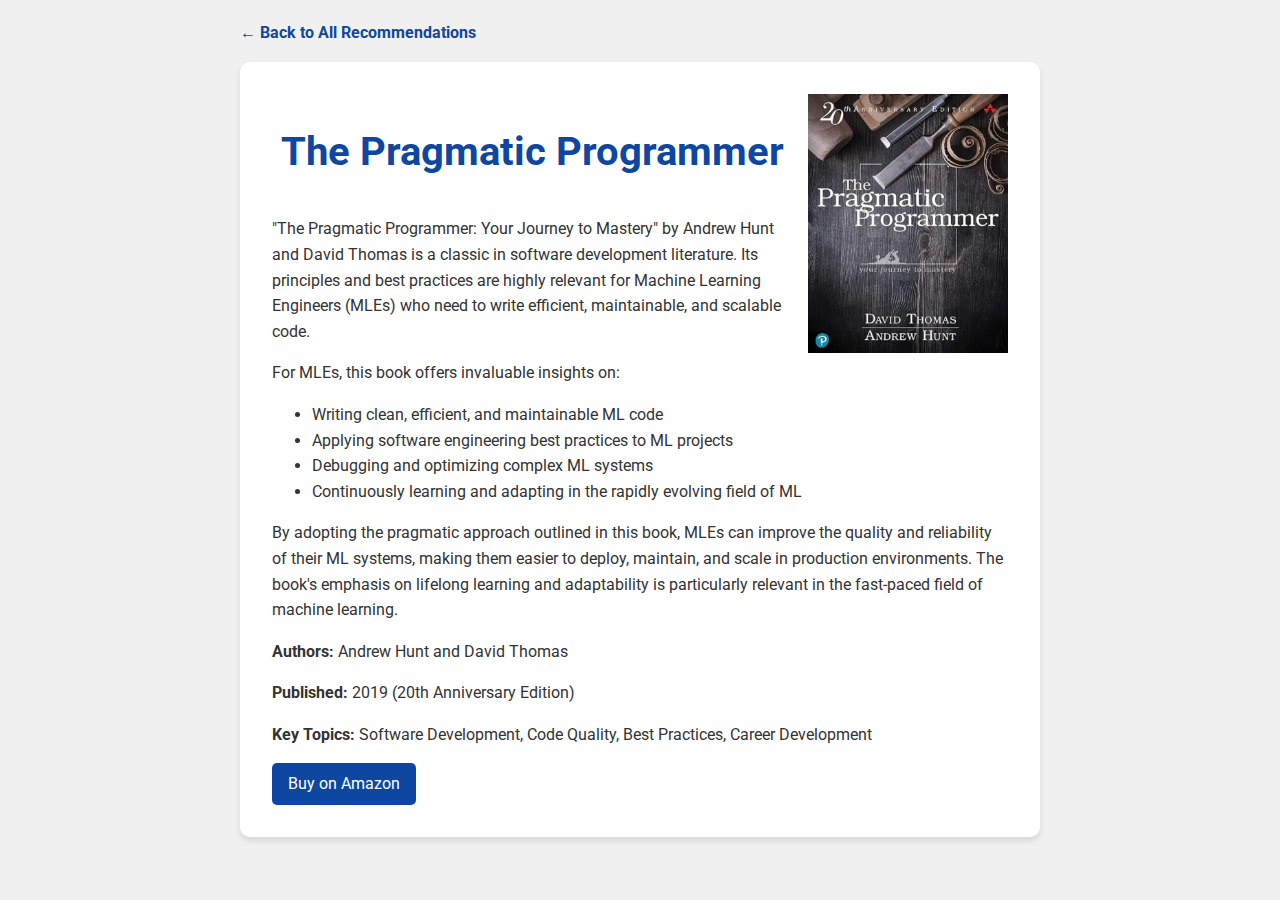
<file: book5.html>
<!DOCTYPE html>
<html lang="en">
<head>
    <!-- Google tag (gtag.js) -->
<script async src="https://www.googletagmanager.com/gtag/js?id=G-VTZ3MRLYNJ"></script>
<script>
  window.dataLayer = window.dataLayer || [];
  function gtag(){dataLayer.push(arguments);}
  gtag('js', new Date());

  gtag('config', 'G-VTZ3MRLYNJ');
</script>
    <meta charset="UTF-8">
    <meta name="viewport" content="width=device-width, initial-scale=1.0">
    <!-- Favicon links -->
    <link rel="apple-touch-icon" sizes="180x180" href="/apple-touch-icon.png">
    <link rel="icon" type="image/png" sizes="32x32" href="/favicon-32x32.png">
    <link rel="icon" type="image/png" sizes="16x16" href="/favicon-16x16.png">
    <link rel="manifest" href="/site.webmanifest">
    <title>The Pragmatic Programmer - MLE Path Recommendation</title>
    <link href="https://fonts.googleapis.com/css2?family=Roboto:wght@300;400;700&family=Playfair+Display:ital@1&display=swap" rel="stylesheet">
    <style>
        :root {
            --primary-color: #0d47a1;
            --secondary-color: #1565c0;
            --background-color: #f0f0f0;
            --text-color: #333;
        }
        body {
            font-family: 'Roboto', sans-serif;
            background-color: var(--background-color);
            color: var(--text-color);
            line-height: 1.6;
            padding: 20px;
            max-width: 800px;
            margin: 0 auto;
        }
        h1 {
            color: var(--primary-color);
            text-align: center;
            font-size: 2.5rem;
            margin-bottom: 2rem;
        }
        .book-details {
            background-color: white;
            border-radius: 10px;
            padding: 2rem;
            box-shadow: 0 4px 6px rgba(0, 0, 0, 0.1);
        }
        .book-image {
            float: right;
            margin: 0 0 1rem 1rem;
            max-width: 200px;
        }
        .book-description {
            margin-bottom: 1rem;
        }
        .amazon-link {
            display: inline-block;
            background-color: var(--primary-color);
            color: white;
            padding: 0.5rem 1rem;
            text-decoration: none;
            border-radius: 5px;
            transition: background-color 0.3s ease;
        }
        .amazon-link:hover {
            background-color: var(--secondary-color);
        }
        .back-button {
            display: inline-block;
            color: var(--primary-color);
            text-decoration: none;
            margin-bottom: 1rem;
            font-weight: bold;
        }
        .back-button:hover {
            text-decoration: underline;
        }
    </style>
</head>
<body>
    <a href="books.html" class="back-button">← Back to All Recommendations</a>
    <div class="book-details">
        <img src="book5.png" alt="The Pragmatic Programmer Cover" class="book-image">
        <h1>The Pragmatic Programmer</h1>
        <p class="book-description">
            "The Pragmatic Programmer: Your Journey to Mastery" by Andrew Hunt and David Thomas is a classic in software development literature. Its principles and best practices are highly relevant for Machine Learning Engineers (MLEs) who need to write efficient, maintainable, and scalable code.
        </p>
        <p class="book-description">
            For MLEs, this book offers invaluable insights on:
            <ul>
                <li>Writing clean, efficient, and maintainable ML code</li>
                <li>Applying software engineering best practices to ML projects</li>
                <li>Debugging and optimizing complex ML systems</li>
                <li>Continuously learning and adapting in the rapidly evolving field of ML</li>
            </ul>
        </p>
        <p class="book-description">
            By adopting the pragmatic approach outlined in this book, MLEs can improve the quality and reliability of their ML systems, making them easier to deploy, maintain, and scale in production environments. The book's emphasis on lifelong learning and adaptability is particularly relevant in the fast-paced field of machine learning.
        </p>
        <p><strong>Authors:</strong> Andrew Hunt and David Thomas</p>
        <p><strong>Published:</strong> 2019 (20th Anniversary Edition)</p>
        <p><strong>Key Topics:</strong> Software Development, Code Quality, Best Practices, Career Development</p>
        <a href="https://amzn.to/3ADPl98" class="amazon-link" target="_blank">Buy on Amazon</a>
    </div>
</body>
</html>
</file>
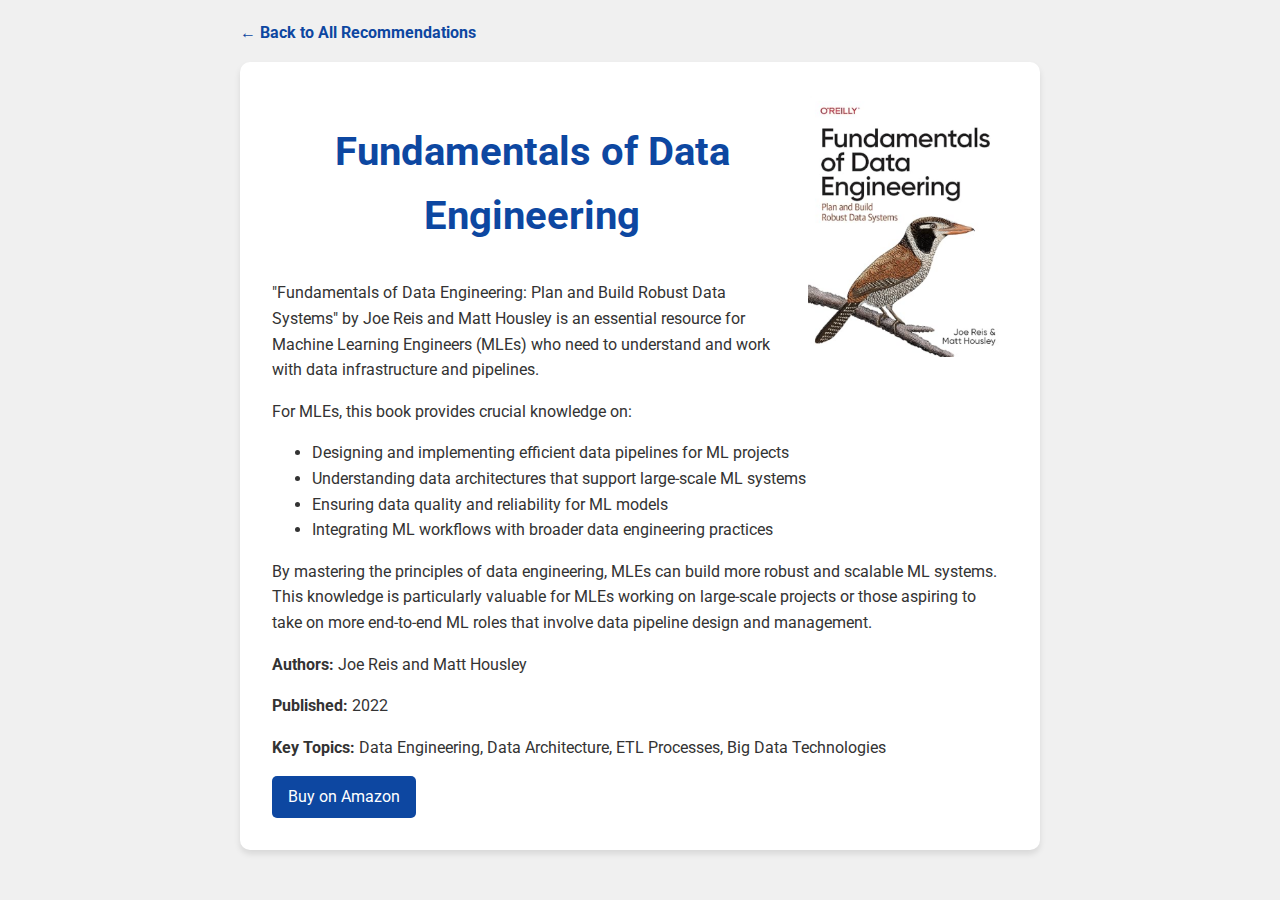
<file: book6.html>
<!DOCTYPE html>
<html lang="en">
<head>
    <meta charset="UTF-8">
    <meta name="viewport" content="width=device-width, initial-scale=1.0">
    <!-- Favicon links -->
    <link rel="apple-touch-icon" sizes="180x180" href="/apple-touch-icon.png">
    <link rel="icon" type="image/png" sizes="32x32" href="/favicon-32x32.png">
    <link rel="icon" type="image/png" sizes="16x16" href="/favicon-16x16.png">
    <link rel="manifest" href="/site.webmanifest">
    <title>Fundamentals of Data Engineering - MLE Path Recommendation</title>
    <link href="https://fonts.googleapis.com/css2?family=Roboto:wght@300;400;700&family=Playfair+Display:ital@1&display=swap" rel="stylesheet">
    <style>
        :root {
            --primary-color: #0d47a1;
            --secondary-color: #1565c0;
            --background-color: #f0f0f0;
            --text-color: #333;
        }
        body {
            font-family: 'Roboto', sans-serif;
            background-color: var(--background-color);
            color: var(--text-color);
            line-height: 1.6;
            padding: 20px;
            max-width: 800px;
            margin: 0 auto;
        }
        h1 {
            color: var(--primary-color);
            text-align: center;
            font-size: 2.5rem;
            margin-bottom: 2rem;
        }
        .book-details {
            background-color: white;
            border-radius: 10px;
            padding: 2rem;
            box-shadow: 0 4px 6px rgba(0, 0, 0, 0.1);
        }
        .book-image {
            float: right;
            margin: 0 0 1rem 1rem;
            max-width: 200px;
        }
        .book-description {
            margin-bottom: 1rem;
        }
        .amazon-link {
            display: inline-block;
            background-color: var(--primary-color);
            color: white;
            padding: 0.5rem 1rem;
            text-decoration: none;
            border-radius: 5px;
            transition: background-color 0.3s ease;
        }
        .amazon-link:hover {
            background-color: var(--secondary-color);
        }
        .back-button {
            display: inline-block;
            color: var(--primary-color);
            text-decoration: none;
            margin-bottom: 1rem;
            font-weight: bold;
        }
        .back-button:hover {
            text-decoration: underline;
        }
    </style>
</head>
<body>
    <a href="books.html" class="back-button">← Back to All Recommendations</a>
    <div class="book-details">
        <img src="book6.png" alt="Fundamentals of Data Engineering Cover" class="book-image">
        <h1>Fundamentals of Data Engineering</h1>
        <p class="book-description">
            "Fundamentals of Data Engineering: Plan and Build Robust Data Systems" by Joe Reis and Matt Housley is an essential resource for Machine Learning Engineers (MLEs) who need to understand and work with data infrastructure and pipelines.
        </p>
        <p class="book-description">
            For MLEs, this book provides crucial knowledge on:
            <ul>
                <li>Designing and implementing efficient data pipelines for ML projects</li>
                <li>Understanding data architectures that support large-scale ML systems</li>
                <li>Ensuring data quality and reliability for ML models</li>
                <li>Integrating ML workflows with broader data engineering practices</li>
            </ul>
        </p>
        <p class="book-description">
            By mastering the principles of data engineering, MLEs can build more robust and scalable ML systems. This knowledge is particularly valuable for MLEs working on large-scale projects or those aspiring to take on more end-to-end ML roles that involve data pipeline design and management.
        </p>
        <p><strong>Authors:</strong> Joe Reis and Matt Housley</p>
        <p><strong>Published:</strong> 2022</p>
        <p><strong>Key Topics:</strong> Data Engineering, Data Architecture, ETL Processes, Big Data Technologies</p>
        <a href="https://amzn.to/477EPTG" class="amazon-link" target="_blank">Buy on Amazon</a>
    </div>
</body>
</html>
</file>
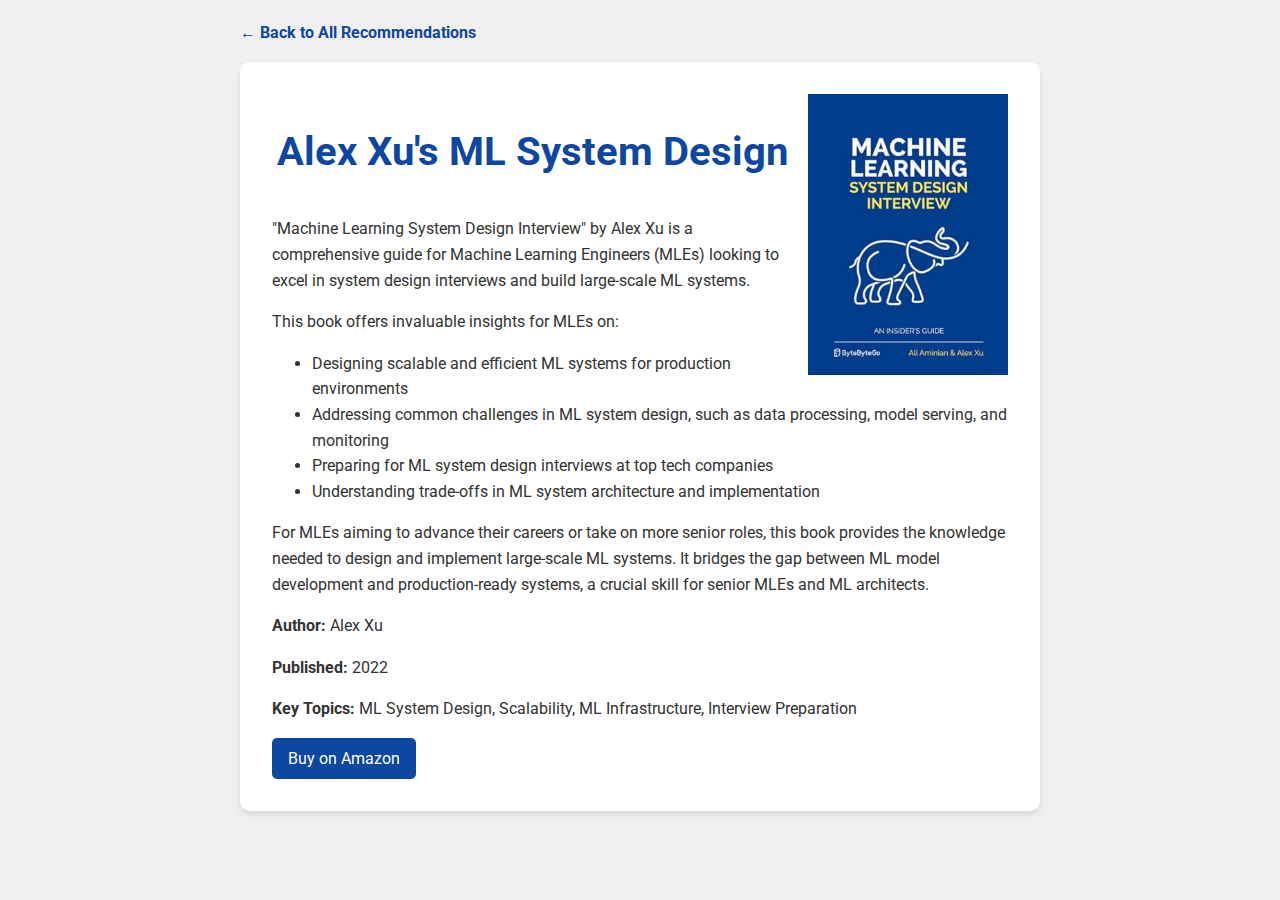
<file: book7.html>
<!DOCTYPE html>
<html lang="en">
<head>
    <meta charset="UTF-8">
    <meta name="viewport" content="width=device-width, initial-scale=1.0">
    <!-- Favicon links -->
    <link rel="apple-touch-icon" sizes="180x180" href="/apple-touch-icon.png">
    <link rel="icon" type="image/png" sizes="32x32" href="/favicon-32x32.png">
    <link rel="icon" type="image/png" sizes="16x16" href="/favicon-16x16.png">
    <link rel="manifest" href="/site.webmanifest">
    <title>Alex Xu's ML System Design - MLE Path Recommendation</title>
    <link href="https://fonts.googleapis.com/css2?family=Roboto:wght@300;400;700&family=Playfair+Display:ital@1&display=swap" rel="stylesheet">
    <style>
        :root {
            --primary-color: #0d47a1;
            --secondary-color: #1565c0;
            --background-color: #f0f0f0;
            --text-color: #333;
        }
        body {
            font-family: 'Roboto', sans-serif;
            background-color: var(--background-color);
            color: var(--text-color);
            line-height: 1.6;
            padding: 20px;
            max-width: 800px;
            margin: 0 auto;
        }
        h1 {
            color: var(--primary-color);
            text-align: center;
            font-size: 2.5rem;
            margin-bottom: 2rem;
        }
        .book-details {
            background-color: white;
            border-radius: 10px;
            padding: 2rem;
            box-shadow: 0 4px 6px rgba(0, 0, 0, 0.1);
        }
        .book-image {
            float: right;
            margin: 0 0 1rem 1rem;
            max-width: 200px;
        }
        .book-description {
            margin-bottom: 1rem;
        }
        .amazon-link {
            display: inline-block;
            background-color: var(--primary-color);
            color: white;
            padding: 0.5rem 1rem;
            text-decoration: none;
            border-radius: 5px;
            transition: background-color 0.3s ease;
        }
        .amazon-link:hover {
            background-color: var(--secondary-color);
        }
        .back-button {
            display: inline-block;
            color: var(--primary-color);
            text-decoration: none;
            margin-bottom: 1rem;
            font-weight: bold;
        }
        .back-button:hover {
            text-decoration: underline;
        }
    </style>
</head>
<body>
    <a href="books.html" class="back-button">← Back to All Recommendations</a>
    <div class="book-details">
        <img src="book7.png" alt="Alex Xu's ML System Design Cover" class="book-image">
        <h1>Alex Xu's ML System Design</h1>
        <p class="book-description">
            "Machine Learning System Design Interview" by Alex Xu is a comprehensive guide for Machine Learning Engineers (MLEs) looking to excel in system design interviews and build large-scale ML systems.
        </p>
        <p class="book-description">
            This book offers invaluable insights for MLEs on:
            <ul>
                <li>Designing scalable and efficient ML systems for production environments</li>
                <li>Addressing common challenges in ML system design, such as data processing, model serving, and monitoring</li>
                <li>Preparing for ML system design interviews at top tech companies</li>
                <li>Understanding trade-offs in ML system architecture and implementation</li>
            </ul>
        </p>
        <p class="book-description">
            For MLEs aiming to advance their careers or take on more senior roles, this book provides the knowledge needed to design and implement large-scale ML systems. It bridges the gap between ML model development and production-ready systems, a crucial skill for senior MLEs and ML architects.
        </p>
        <p><strong>Author:</strong> Alex Xu</p>
        <p><strong>Published:</strong> 2022</p>
        <p><strong>Key Topics:</strong> ML System Design, Scalability, ML Infrastructure, Interview Preparation</p>
        <a href="https://amzn.to/4dWwbtq" class="amazon-link" target="_blank">Buy on Amazon</a>
    </div>
</body>
</html>
</file>
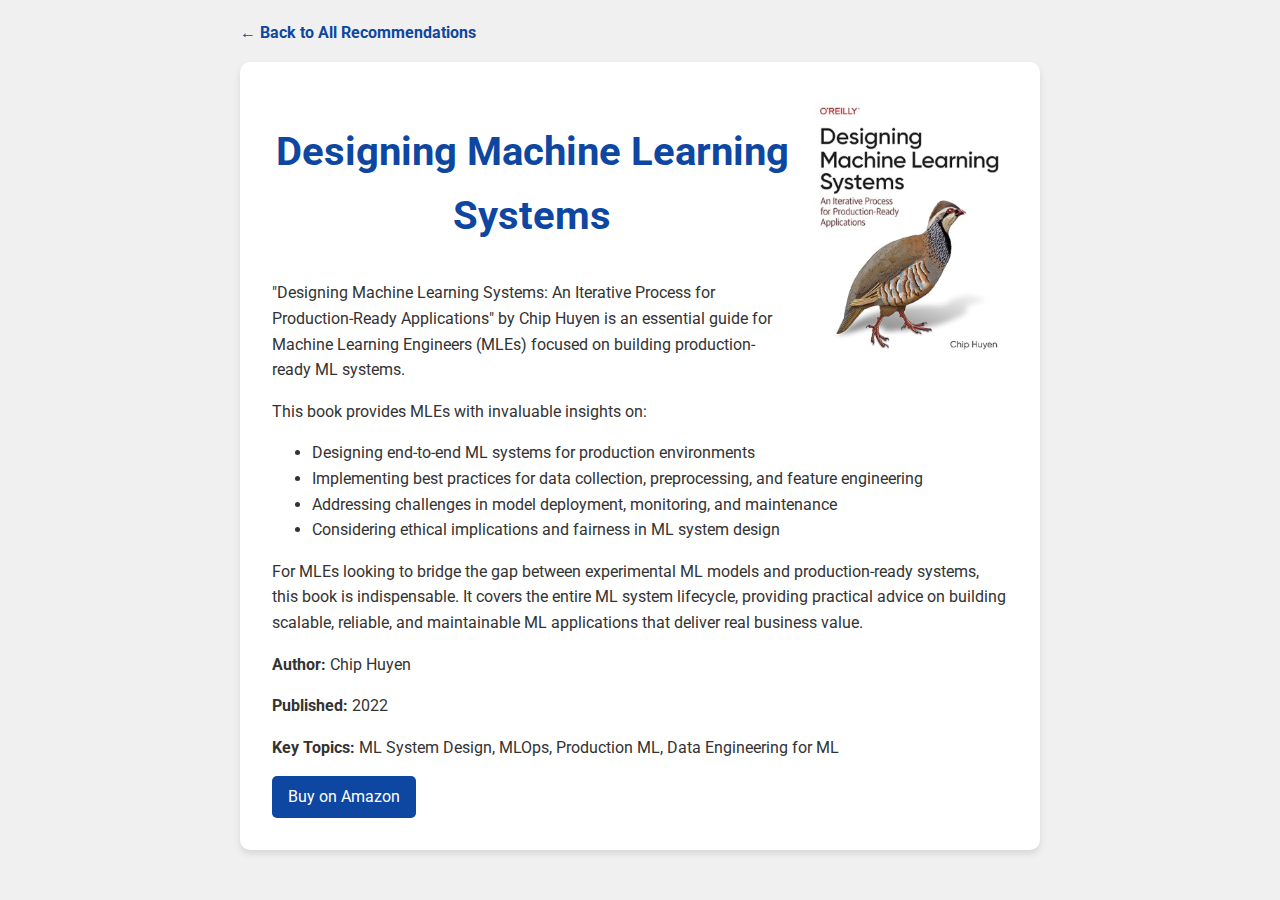
<file: book8.html>
<!DOCTYPE html>
<html lang="en">
<head>
    <meta charset="UTF-8">
    <meta name="viewport" content="width=device-width, initial-scale=1.0">
    <!-- Favicon links -->
    <link rel="apple-touch-icon" sizes="180x180" href="/apple-touch-icon.png">
    <link rel="icon" type="image/png" sizes="32x32" href="/favicon-32x32.png">
    <link rel="icon" type="image/png" sizes="16x16" href="/favicon-16x16.png">
    <link rel="manifest" href="/site.webmanifest">
    <title>Designing Machine Learning Systems - MLE Path Recommendation</title>
    <link href="https://fonts.googleapis.com/css2?family=Roboto:wght@300;400;700&family=Playfair+Display:ital@1&display=swap" rel="stylesheet">
    <style>
        :root {
            --primary-color: #0d47a1;
            --secondary-color: #1565c0;
            --background-color: #f0f0f0;
            --text-color: #333;
        }
        body {
            font-family: 'Roboto', sans-serif;
            background-color: var(--background-color);
            color: var(--text-color);
            line-height: 1.6;
            padding: 20px;
            max-width: 800px;
            margin: 0 auto;
        }
        h1 {
            color: var(--primary-color);
            text-align: center;
            font-size: 2.5rem;
            margin-bottom: 2rem;
        }
        .book-details {
            background-color: white;
            border-radius: 10px;
            padding: 2rem;
            box-shadow: 0 4px 6px rgba(0, 0, 0, 0.1);
        }
        .book-image {
            float: right;
            margin: 0 0 1rem 1rem;
            max-width: 200px;
        }
        .book-description {
            margin-bottom: 1rem;
        }
        .amazon-link {
            display: inline-block;
            background-color: var(--primary-color);
            color: white;
            padding: 0.5rem 1rem;
            text-decoration: none;
            border-radius: 5px;
            transition: background-color 0.3s ease;
        }
        .amazon-link:hover {
            background-color: var(--secondary-color);
        }
        .back-button {
            display: inline-block;
            color: var(--primary-color);
            text-decoration: none;
            margin-bottom: 1rem;
            font-weight: bold;
        }
        .back-button:hover {
            text-decoration: underline;
        }
    </style>
</head>
<body>
    <a href="books.html" class="back-button">← Back to All Recommendations</a>
    <div class="book-details">
        <img src="book8.png" alt="Designing Machine Learning Systems Cover" class="book-image">
        <h1>Designing Machine Learning Systems</h1>
        <p class="book-description">
            "Designing Machine Learning Systems: An Iterative Process for Production-Ready Applications" by Chip Huyen is an essential guide for Machine Learning Engineers (MLEs) focused on building production-ready ML systems.
        </p>
        <p class="book-description">
            This book provides MLEs with invaluable insights on:
            <ul>
                <li>Designing end-to-end ML systems for production environments</li>
                <li>Implementing best practices for data collection, preprocessing, and feature engineering</li>
                <li>Addressing challenges in model deployment, monitoring, and maintenance</li>
                <li>Considering ethical implications and fairness in ML system design</li>
            </ul>
        </p>
        <p class="book-description">
            For MLEs looking to bridge the gap between experimental ML models and production-ready systems, this book is indispensable. It covers the entire ML system lifecycle, providing practical advice on building scalable, reliable, and maintainable ML applications that deliver real business value.
        </p>
        <p><strong>Author:</strong> Chip Huyen</p>
        <p><strong>Published:</strong> 2022</p>
        <p><strong>Key Topics:</strong> ML System Design, MLOps, Production ML, Data Engineering for ML</p>
        <a href="https://amzn.to/3XmSUcO" class="amazon-link" target="_blank">Buy on Amazon</a>
    </div>
</body>
</html>
</file>
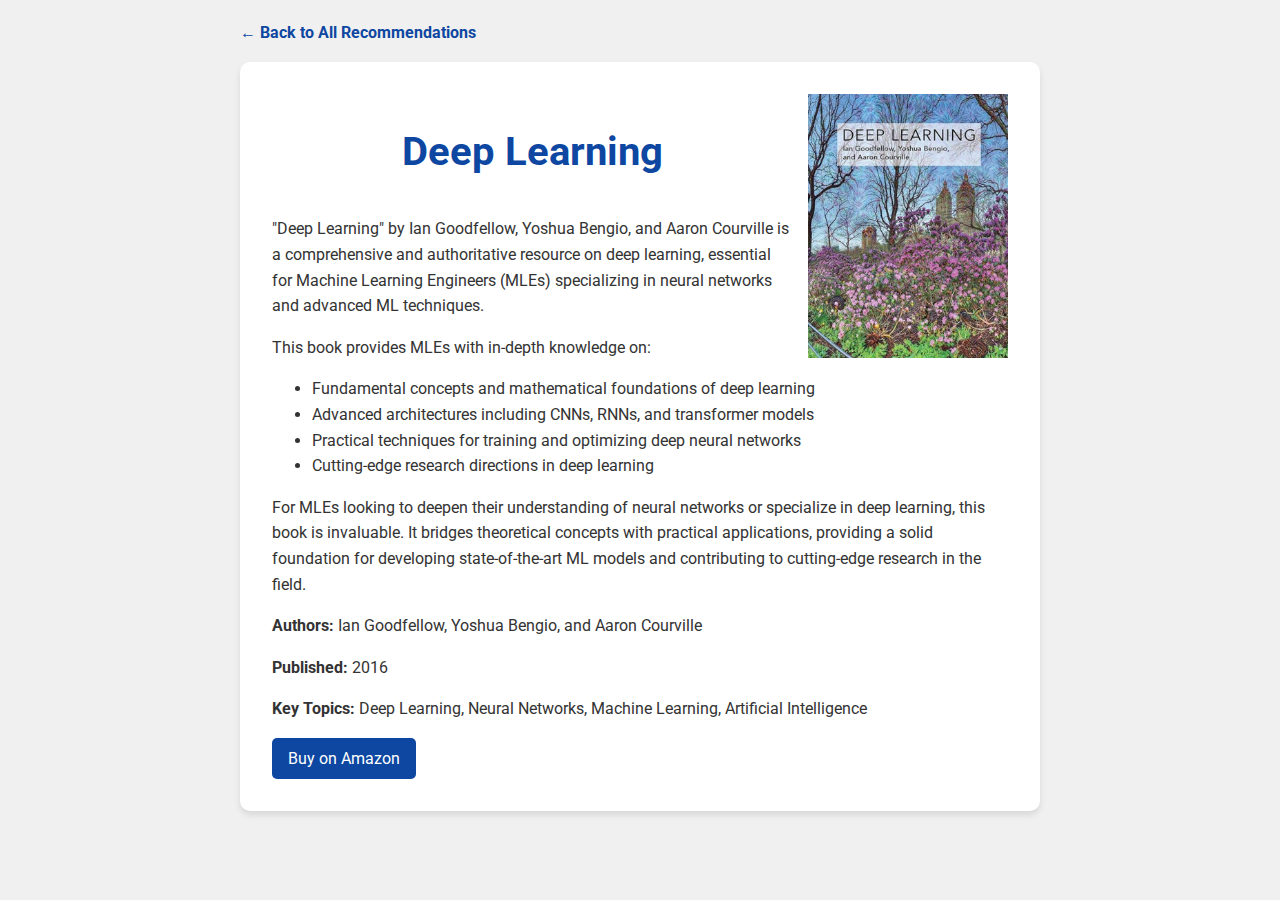
<file: book9.html>
<!DOCTYPE html>
<html lang="en">
<head>
    <!-- Google tag (gtag.js) -->
<script async src="https://www.googletagmanager.com/gtag/js?id=G-VTZ3MRLYNJ"></script>
<script>
  window.dataLayer = window.dataLayer || [];
  function gtag(){dataLayer.push(arguments);}
  gtag('js', new Date());

  gtag('config', 'G-VTZ3MRLYNJ');
</script>
    <meta charset="UTF-8">
    <meta name="viewport" content="width=device-width, initial-scale=1.0">
    <!-- Favicon links -->
    <link rel="apple-touch-icon" sizes="180x180" href="/apple-touch-icon.png">
    <link rel="icon" type="image/png" sizes="32x32" href="/favicon-32x32.png">
    <link rel="icon" type="image/png" sizes="16x16" href="/favicon-16x16.png">
    <link rel="manifest" href="/site.webmanifest">
    <title>Deep Learning - MLE Path Recommendation</title>
    <link href="https://fonts.googleapis.com/css2?family=Roboto:wght@300;400;700&family=Playfair+Display:ital@1&display=swap" rel="stylesheet">
    <style>
        :root {
            --primary-color: #0d47a1;
            --secondary-color: #1565c0;
            --background-color: #f0f0f0;
            --text-color: #333;
        }
        body {
            font-family: 'Roboto', sans-serif;
            background-color: var(--background-color);
            color: var(--text-color);
            line-height: 1.6;
            padding: 20px;
            max-width: 800px;
            margin: 0 auto;
        }
        h1 {
            color: var(--primary-color);
            text-align: center;
            font-size: 2.5rem;
            margin-bottom: 2rem;
        }
        .book-details {
            background-color: white;
            border-radius: 10px;
            padding: 2rem;
            box-shadow: 0 4px 6px rgba(0, 0, 0, 0.1);
        }
        .book-image {
            float: right;
            margin: 0 0 1rem 1rem;
            max-width: 200px;
        }
        .book-description {
            margin-bottom: 1rem;
        }
        .amazon-link {
            display: inline-block;
            background-color: var(--primary-color);
            color: white;
            padding: 0.5rem 1rem;
            text-decoration: none;
            border-radius: 5px;
            transition: background-color 0.3s ease;
        }
        .amazon-link:hover {
            background-color: var(--secondary-color);
        }
        .back-button {
            display: inline-block;
            color: var(--primary-color);
            text-decoration: none;
            margin-bottom: 1rem;
            font-weight: bold;
        }
        .back-button:hover {
            text-decoration: underline;
        }
    </style>
</head>
<body>
    <a href="books.html" class="back-button">← Back to All Recommendations</a>
    <div class="book-details">
        <img src="book9.png" alt="Deep Learning Cover" class="book-image">
        <h1>Deep Learning</h1>
        <p class="book-description">
            "Deep Learning" by Ian Goodfellow, Yoshua Bengio, and Aaron Courville is a comprehensive and authoritative resource on deep learning, essential for Machine Learning Engineers (MLEs) specializing in neural networks and advanced ML techniques.
        </p>
        <p class="book-description">
            This book provides MLEs with in-depth knowledge on:
            <ul>
                <li>Fundamental concepts and mathematical foundations of deep learning</li>
                <li>Advanced architectures including CNNs, RNNs, and transformer models</li>
                <li>Practical techniques for training and optimizing deep neural networks</li>
                <li>Cutting-edge research directions in deep learning</li>
            </ul>
        </p>
        <p class="book-description">
            For MLEs looking to deepen their understanding of neural networks or specialize in deep learning, this book is invaluable. It bridges theoretical concepts with practical applications, providing a solid foundation for developing state-of-the-art ML models and contributing to cutting-edge research in the field.
        </p>
        <p><strong>Authors:</strong> Ian Goodfellow, Yoshua Bengio, and Aaron Courville</p>
        <p><strong>Published:</strong> 2016</p>
        <p><strong>Key Topics:</strong> Deep Learning, Neural Networks, Machine Learning, Artificial Intelligence</p>
        <a href="https://amzn.to/3Xo8d4Q" class="amazon-link" target="_blank">Buy on Amazon</a>
    </div>
</body>
</html>
</file>
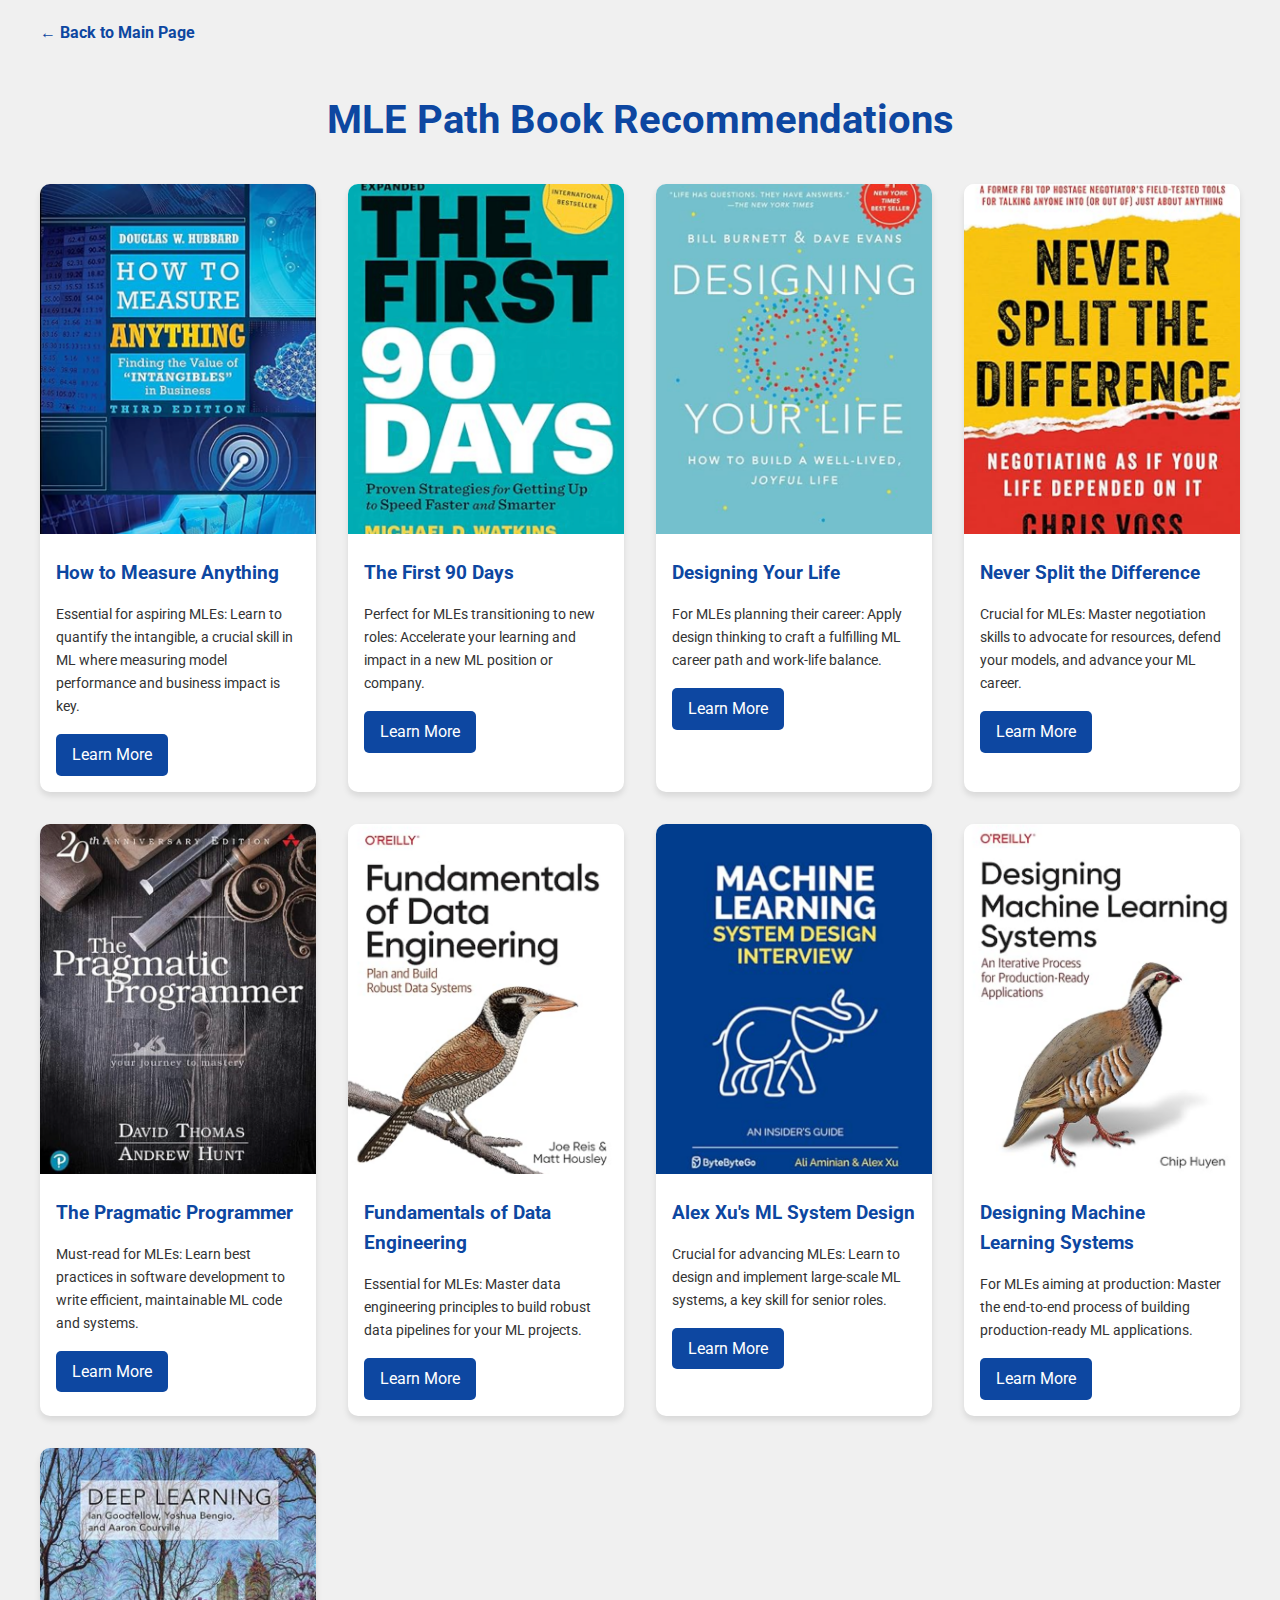
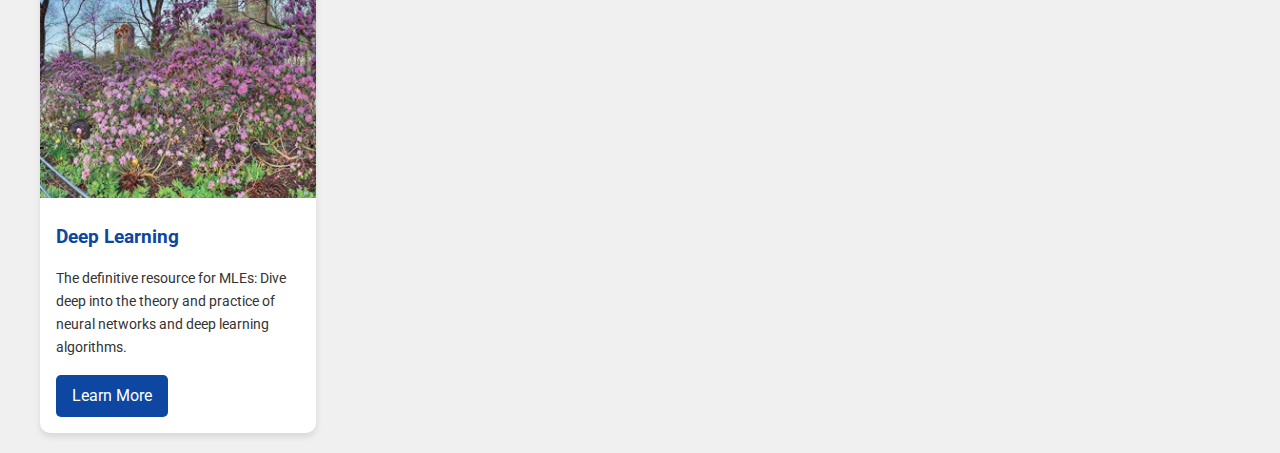
<file: books.html>
<!DOCTYPE html>
<html lang="en">
<head>
    <meta charset="UTF-8">
    <meta name="viewport" content="width=device-width, initial-scale=1.0">
    <!-- Favicon links -->
    <link rel="apple-touch-icon" sizes="180x180" href="/apple-touch-icon.png">
    <link rel="icon" type="image/png" sizes="32x32" href="/favicon-32x32.png">
    <link rel="icon" type="image/png" sizes="16x16" href="/favicon-16x16.png">
    <link rel="manifest" href="/site.webmanifest">
    <title>MLE Path - Book Recommendations</title>
    <link href="https://fonts.googleapis.com/css2?family=Roboto:wght@300;400;700&family=Playfair+Display:ital@1&display=swap" rel="stylesheet">
    <style>
        :root {
            --primary-color: #0d47a1;
            --secondary-color: #1565c0;
            --background-color: #f0f0f0;
            --text-color: #333;
        }
        body {
            font-family: 'Roboto', sans-serif;
            background-color: var(--background-color);
            color: var(--text-color);
            line-height: 1.6;
            padding: 20px;
            max-width: 1200px;
            margin: 0 auto;
        }
        h1 {
            color: var(--primary-color);
            text-align: center;
            font-size: 2.5rem;
            margin-bottom: 2rem;
        }
        .book-list {
            display: grid;
            grid-template-columns: repeat(auto-fit, minmax(250px, 1fr));
            gap: 2rem;
        }
        .book-card {
            background-color: white;
            border-radius: 10px;
            overflow: hidden;
            box-shadow: 0 4px 6px rgba(0, 0, 0, 0.1);
            transition: transform 0.3s ease;
        }
        .book-card:hover {
            transform: translateY(-5px);
        }
        .book-card img {
            width: 100%;
            height: 350px;
            object-fit: cover;
        }
        .book-info {
            padding: 1rem;
        }
        .book-title {
            color: var(--primary-color);
            margin: 0 0 0.5rem;
            font-size: 1.2rem;
        }
        .book-blurb {
            font-size: 0.9rem;
            margin-bottom: 1rem;
        }
        .book-link {
            display: inline-block;
            background-color: var(--primary-color);
            color: white;
            padding: 0.5rem 1rem;
            text-decoration: none;
            border-radius: 5px;
            transition: background-color 0.3s ease;
        }
        .book-link:hover {
            background-color: var(--secondary-color);
        }
        .back-button {
            display: inline-block;
            color: var(--primary-color);
            text-decoration: none;
            margin-bottom: 1rem;
            font-weight: bold;
        }
        .back-button:hover {
            text-decoration: underline;
        }
    </style>
</head>
<body>
    <a href="index.html" class="back-button">← Back to Main Page</a>
    <h1>MLE Path Book Recommendations</h1>
    <div class="book-list">
        <div class="book-card">
            <img src="book1.png" alt="How to Measure Anything Cover">
            <div class="book-info">
                <h2 class="book-title">How to Measure Anything</h2>
                <p class="book-blurb">Essential for aspiring MLEs: Learn to quantify the intangible, a crucial skill in ML where measuring model performance and business impact is key.</p>
                <a href="book1.html" class="book-link">Learn More</a>
            </div>
        </div>
        <div class="book-card">
            <img src="book2.png" alt="The First 90 Days Cover">
            <div class="book-info">
                <h2 class="book-title">The First 90 Days</h2>
                <p class="book-blurb">Perfect for MLEs transitioning to new roles: Accelerate your learning and impact in a new ML position or company.</p>
                <a href="book2.html" class="book-link">Learn More</a>
            </div>
        </div>
        <div class="book-card">
            <img src="book3.png" alt="Designing Your Life Cover">
            <div class="book-info">
                <h2 class="book-title">Designing Your Life</h2>
                <p class="book-blurb">For MLEs planning their career: Apply design thinking to craft a fulfilling ML career path and work-life balance.</p>
                <a href="book3.html" class="book-link">Learn More</a>
            </div>
        </div>
        <div class="book-card">
            <img src="book4.png" alt="Never Split the Difference Cover">
            <div class="book-info">
                <h2 class="book-title">Never Split the Difference</h2>
                <p class="book-blurb">Crucial for MLEs: Master negotiation skills to advocate for resources, defend your models, and advance your ML career.</p>
                <a href="book4.html" class="book-link">Learn More</a>
            </div>
        </div>
        <div class="book-card">
            <img src="book5.png" alt="The Pragmatic Programmer Cover">
            <div class="book-info">
                <h2 class="book-title">The Pragmatic Programmer</h2>
                <p class="book-blurb">Must-read for MLEs: Learn best practices in software development to write efficient, maintainable ML code and systems.</p>
                <a href="book5.html" class="book-link">Learn More</a>
            </div>
        </div>
        <div class="book-card">
            <img src="book6.png" alt="Fundamentals of Data Engineering Cover">
            <div class="book-info">
                <h2 class="book-title">Fundamentals of Data Engineering</h2>
                <p class="book-blurb">Essential for MLEs: Master data engineering principles to build robust data pipelines for your ML projects.</p>
                <a href="book6.html" class="book-link">Learn More</a>
            </div>
        </div>
        <div class="book-card">
            <img src="book7.png" alt="Alex Xu's ML System Design Cover">
            <div class="book-info">
                <h2 class="book-title">Alex Xu's ML System Design</h2>
                <p class="book-blurb">Crucial for advancing MLEs: Learn to design and implement large-scale ML systems, a key skill for senior roles.</p>
                <a href="book7.html" class="book-link">Learn More</a>
            </div>
        </div>
        <div class="book-card">
            <img src="book8.png" alt="Designing Machine Learning Systems Cover">
            <div class="book-info">
                <h2 class="book-title">Designing Machine Learning Systems</h2>
                <p class="book-blurb">For MLEs aiming at production: Master the end-to-end process of building production-ready ML applications.</p>
                <a href="book8.html" class="book-link">Learn More</a>
            </div>
        </div>
        <div class="book-card">
            <img src="book9.png" alt="Deep Learning Cover">
            <div class="book-info">
                <h2 class="book-title">Deep Learning</h2>
                <p class="book-blurb">The definitive resource for MLEs: Dive deep into the theory and practice of neural networks and deep learning algorithms.</p>
                <a href="book9.html" class="book-link">Learn More</a>
            </div>
        </div>
    </div>
</body>
</html>
</file>
